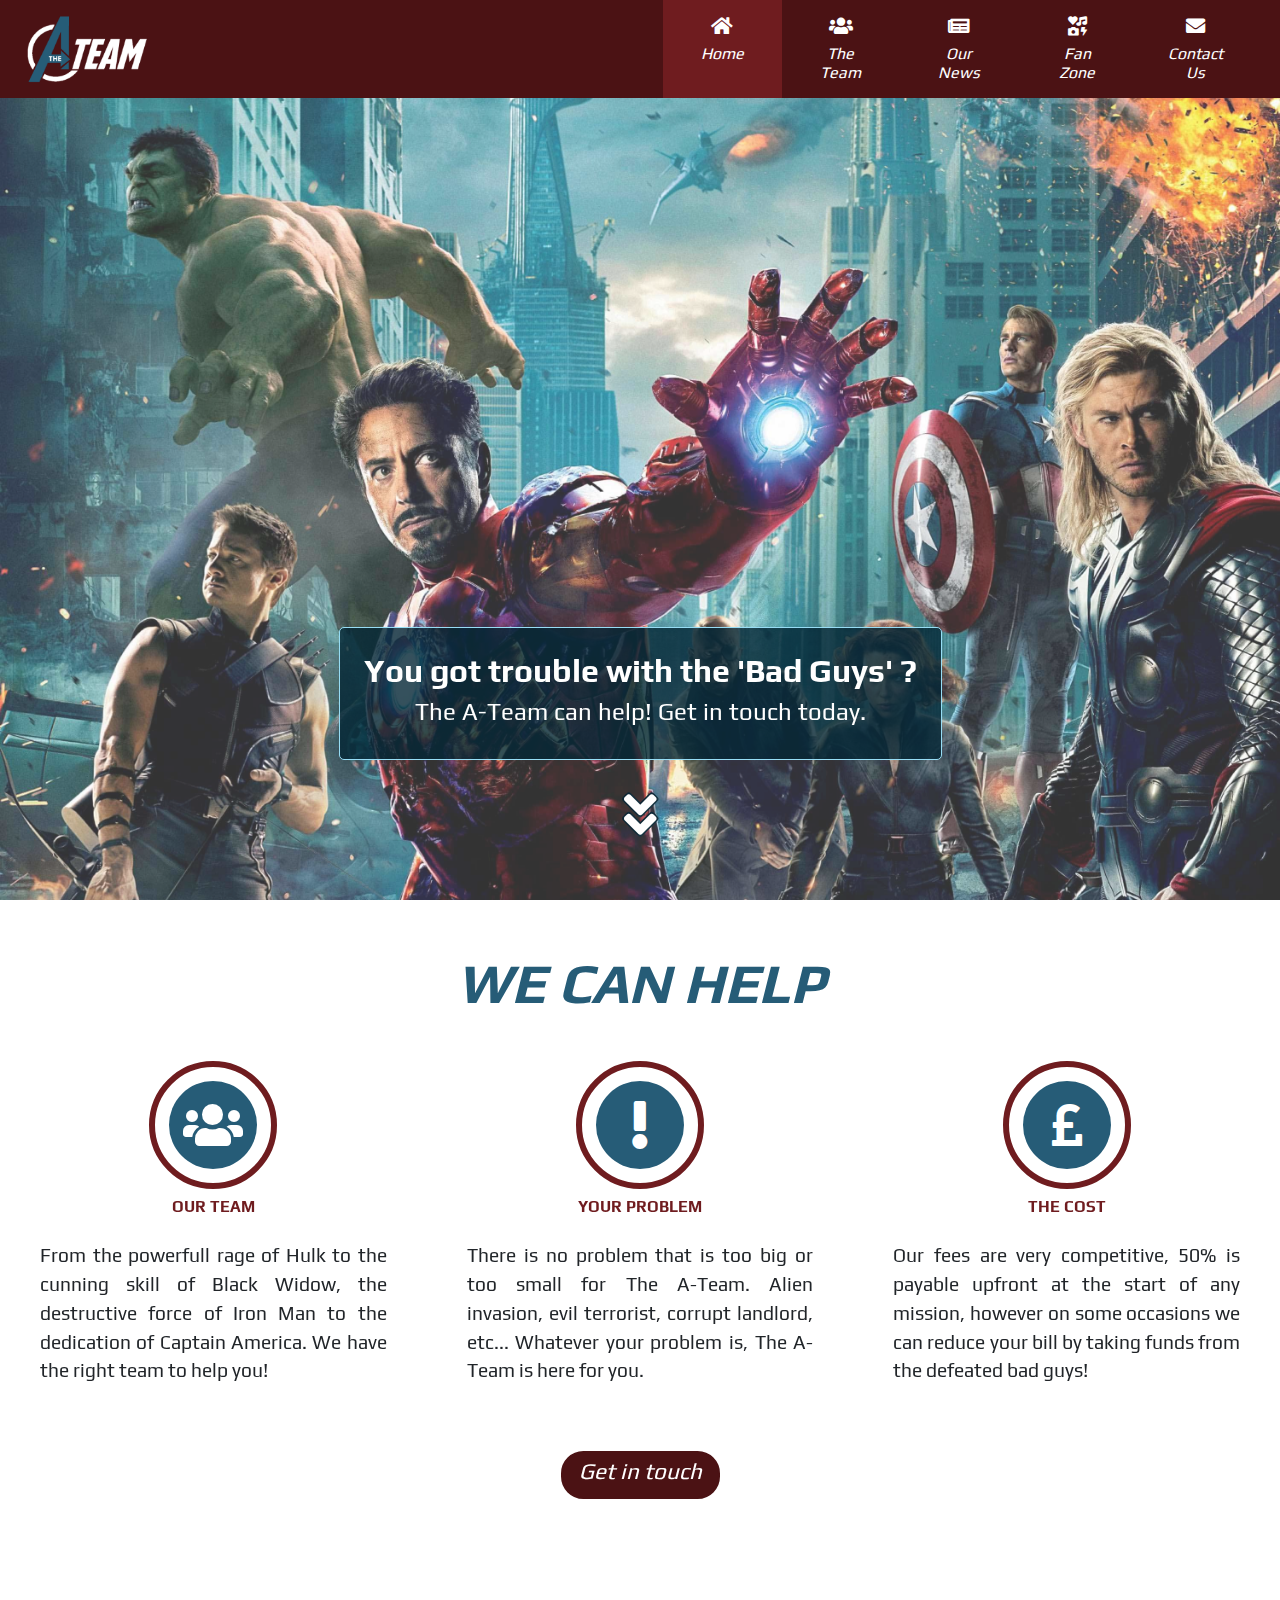
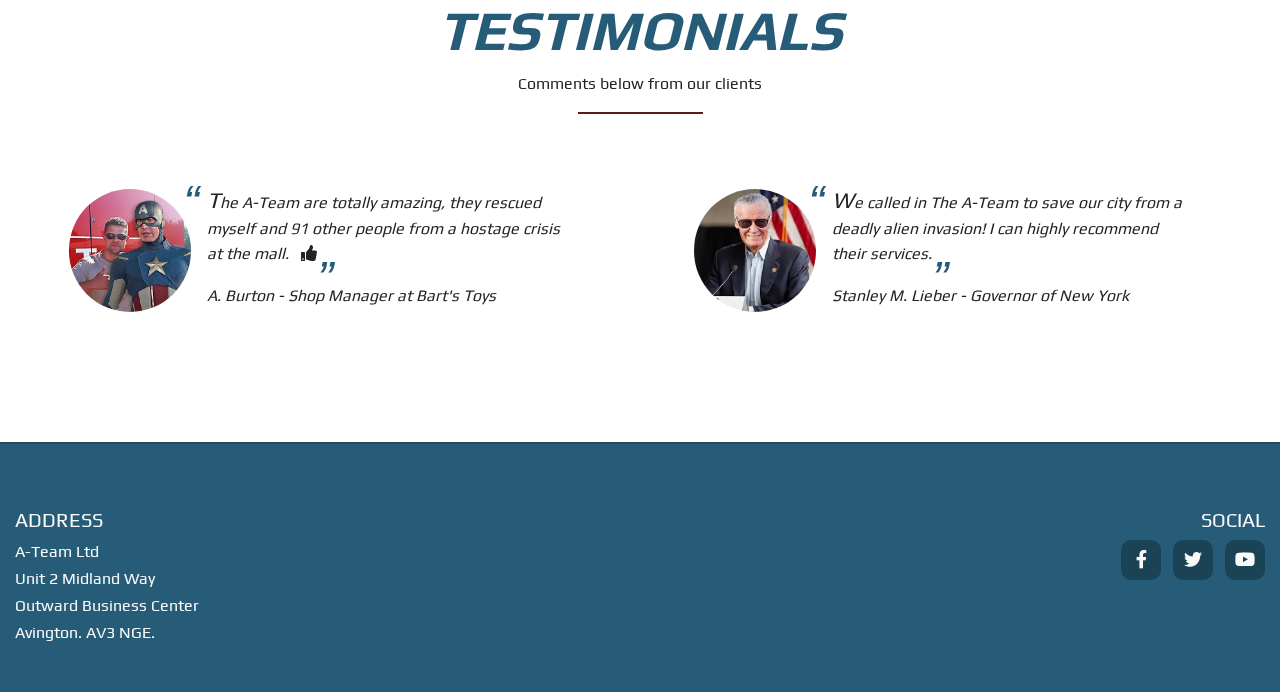
<file: index.html>
<!DOCTYPE html>
<html lang="en">
<head>
    <meta charset="UTF-8">
    <meta name="description" content="Got a problem with the bad guys? The A-Team is here to help no matter how big or small the problem, get in touch today.">
    <meta name="viewport" content="width=device-width, initial-scale=1.0">
    <meta http-equiv="X-UA-Compatible" content="ie=edge">
    <link rel="stylesheet" href="https://maxcdn.bootstrapcdn.com/bootstrap/4.4.1/css/bootstrap.min.css">
    <link rel="stylesheet" href="https://cdnjs.cloudflare.com/ajax/libs/font-awesome/5.11.2/css/all.min.css">
    <link rel="stylesheet" href="assets/css/style.css" type="text/css" />
    <title>The A-Team - We can help you with the bad guys. Get in touch today</title>
</head>
<body>
    <header>
        <!-- logo and navigation -->
        <nav class="navbar navbar-expand-md fixed-top navbar-dark navbar--custom">
            <a class="navbar-brand" href="index.html"><img src="assets/images/a_team_logo.png" class="logo--height" alt="The A-Team logo" title="The A-Team logo"></a>
            <button class="navbar-toggler" type="button" data-toggle="collapse" data-target="#navbarNavDropdown" aria-controls="navbarNavDropdown" aria-expanded="false" aria-label="Toggle navigation">
                <span class="navbar-toggler-icon"></span>
                <span class="navbar--toggler-text">menu</span>
            </button>
            <div id="navbarNavDropdown" class="collapse navbar-collapse">
                <ul class="navbar-nav ml-auto">
                    <li class="nav-item navbar--active">
                        <div class="nav--item-width"> 
                            <a class="nav-link" href="index.html">
                                <i class="fa fa-home nav--icon"></i>
                                <p>Home</p><span class="sr-only">(current)</span>
                            </a>
                        </div>
                    </li>
                    <li class="nav-item navbar--effect">
                        <div class="nav--item-width"> 
                            <a class="nav-link" href="team.html">
                                <i class="fa fa-users nav--icon"></i>
                                <p>The Team</p>
                            </a>
                        </div>
                    </li>
                    <li class="nav-item navbar--effect">
                        <div class="nav--item-width"> 
                            <a class="nav-link" href="news.html">
                                <i class="fa fa-newspaper nav--icon"></i>
                                <p>Our News</p>
                            </a>
                        </div>
                    </li>
                    <li class="nav-item navbar--effect">
                        <div class="nav--item-width"> 
                            <a class="nav-link" href="fanzone.html">
                                <i class="fa fa-icons nav--icon"></i>
                                <p>Fan Zone</p>
                            </a>
                        </div>
                    </li>
                    <li class="nav-item navbar--effect">
                        <div class="nav--item-width"> 
                            <a class="nav-link" href="contact.html">
                                <i class="fa fa-envelope nav--icon"></i>
                                <p>Contact Us</p>
                            </a>
                        </div>
                    </li>
                </ul>
            </div>
        </nav>
    </header>

    <!-- hero image and call to action message -->
    <div class="container-fluid callout--container">
        <div class="row">
            <div class="hero--image">
            </div>
            <div class="col-12">
                <section class="jumbotron text-center">
                    <h1>You got trouble with the 'Bad Guys' ?</h1>
                    <h2>The A-Team can help! Get in touch today.</h2>
                </section>
                <div class="down--arrow">
                    <i class="fas fa-angle-double-down"></i>
                </div>
            </div>
        </div>
    </div>

    <main class="container-fluid content--container">
        <!-- we can help page section -->
        <section id="content--how-help">
            <div class="row no-gutters">
                <div class="col-12 text-center page--heading home--page-heading">
                    <h2>WE CAN HELP</h2>
                </div>
            </div>
            <div class="row">
                <div class="col-lg-4 how--help">
                    <div class="how--icon-box mx-auto">
                        <i class="fa fa-users how--icon"></i>
                        <div class="how--shield-circle"></div>
                    </div>
                    <span>OUR TEAM</span>
                    <p>From the powerfull rage of Hulk to the cunning skill of Black Widow,
                    the destructive force of Iron Man to the dedication of 
                    Captain America. We have the right team to help you!</p>
                </div>
                <div class="col-lg-4 how--help">
                    <div class="how--icon-box mx-auto">
                        <i class="fa fa-exclamation how--icon"></i>
                        <div class="how--shield-circle"></div>
                    </div>
                    <span class="">YOUR PROBLEM</span>
                    <p>There is no problem that is too big or too small for The A-Team. 
                    Alien invasion, evil terrorist, corrupt landlord, etc...
                    Whatever your problem is, The A-Team is here for you.</p>
                </div>
                <div class="col-lg-4 how--help">
                    <div class="how--icon-box mx-auto">
                        <i class="fa fa-pound-sign how--icon"></i>
                        <div class="how--shield-circle"></div>
                    </div>
                    <span>THE COST</span>
                    <p>Our fees are very competitive, 50% is payable upfront at the start of
                    any mission, however on some occasions we can reduce your
                    bill by taking funds from the defeated bad guys!</p>
                </div>
                <div class="col-12 text-center">
                    <a href="contact.html" class="btn btn-lg btn--send mb-5">Get in touch</a>
                </div>
            </div>
        </section>

        <!-- testimonials page section -->
        <section>
            <div class="row no-gutters">
                <div class="col-12 text-center page--heading">
                    <h2>TESTIMONIALS</h2>
                    <p id="testimonials--subtext">Comments below from our clients</p>
                    <hr class="block--divider">
                </div>
            </div>
            <div class="row no-gutters testimonials mx-auto">
                <div class="col-lg-6">
                    <div class="row no-gutters testimonial--content mb-4">
                        <div class="col-3 d-none d-md-block mr-3">
                            <img class="img-fluid testimonial--image" src="assets/images/testimonials/hostage_rescue.jpg" alt="Captain America with rescued hostage" title="Captain America with rescued hostage">
                        </div>
                        <div class="col-12 col-md-8">
                            <p class="testimonials--quotes">The A-Team are totally amazing, they rescued myself and 91 other people 
                            from a hostage crisis at the mall. &nbsp;&nbsp;<i class="fas fa-thumbs-up"></i>
                            </p>
                            <p>A. Burton - Shop Manager at Bart's Toys</p>
                        </div>
                    </div>
                </div>
                <div class="col-lg-6">
                    <div class="row no-gutters testimonial--content mb--custom-98">
                        <div class="col-3 d-none d-md-block mr-3">
                            <img class="img-fluid testimonial--image" src="assets/images/testimonials/newyork_gov.jpg" alt="New York Governor giving speech about the A-Team" title="New York Governor giving speech about the A-Team">
                        </div>
                        <div class="col-12 col-md-8">
                            <p class="testimonials--quotes">We called in The A-Team to save our city from a deadly alien invasion! 
                            I can highly recommend their services.
                            </p>
                            <p>Stanley M. Lieber - Governor of New York</p>
                        </div>
                    </div>
                </div>
            </div>
        </section>
    </main>

    <!-- footer content -->
    <footer class="container-fluid">
        <div class="row">
            <div class="col-sm-6 footer--panel">
                <h5 class="text-uppercase">address</h5>
                <p>A-Team Ltd</p>
                <p>Unit 2 Midland Way</p>
                <p>Outward Business Center</p>
                <p>Avington. AV3 NGE.</p>
            </div>
            <div class="col-sm-6 footer--panel text-sm-right">
                <div class="social--gap d-block d-sm-none"></div>
                <h5 class="text-uppercase">Social</h5>
                <ul class="list-inline social--links">
                    <li class="list-inline-item">
                        <a rel="noopener noreferrer" target="_blank" href="https://www.facebook.com">
                            <i class="fab fa-facebook-f" aria-hidden="true"></i>
                            <span class="sr-only">Facebook</span>
                        </a>
                    </li>
                    <li class="list-inline-item">
                        <a rel="noopener noreferrer" target="_blank" href="https://www.twitter.com">
                            <i class="fab fa-twitter" aria-hidden="true"></i>
                            <span class="sr-only">Twitter</span>
                        </a>
                    </li>
                    <li class="list-inline-item">
                        <a rel="noopener noreferrer" target="_blank" href="https://www.youtube.com">
                            <i class="fab fa-youtube" aria-hidden="true"></i>
                            <span class="sr-only">YouTube</span>
                        </a>
                    </li>
                </ul>
            </div>
        </div>
    </footer>
    <script src="https://ajax.googleapis.com/ajax/libs/jquery/3.4.1/jquery.min.js"></script>
    <script src="https://maxcdn.bootstrapcdn.com/bootstrap/4.4.1/js/bootstrap.min.js"></script>
</body>
</html>
</file>
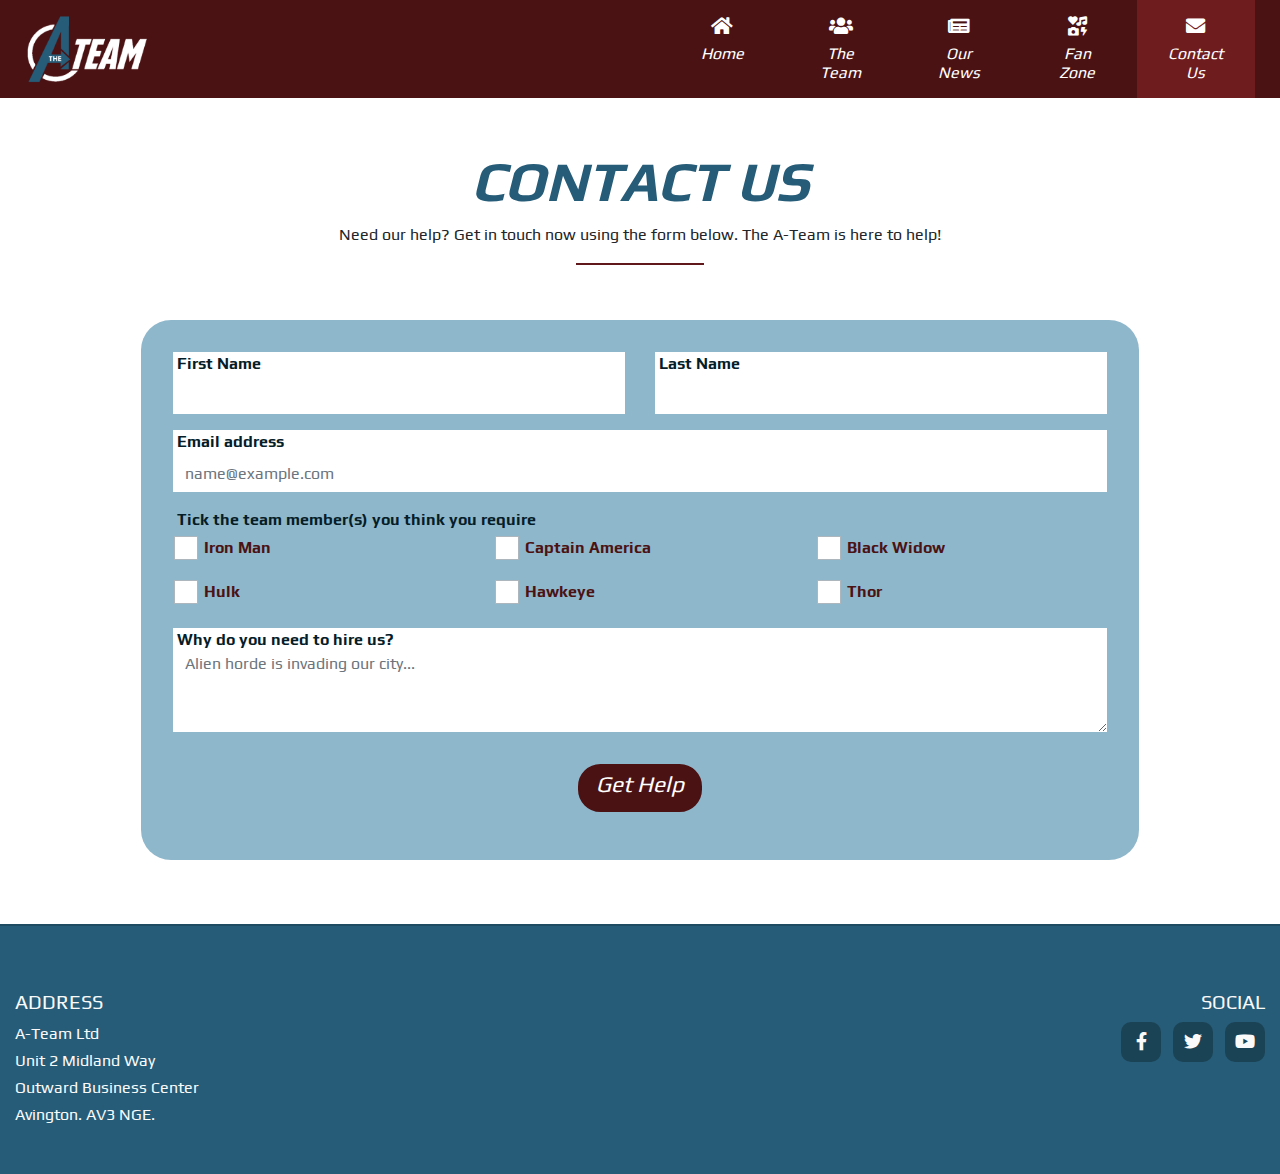
<file: contact.html>
<!DOCTYPE html>
<html lang="en">
<head>
    <meta charset="UTF-8">
    <meta name="description" content="Use our contact form to get in touch with The A-Team today.  We're here to help you get rid of the bad guys.">
    <meta name="viewport" content="width=device-width, initial-scale=1.0">
    <meta http-equiv="X-UA-Compatible" content="ie=edge">
    <link rel="stylesheet" href="https://maxcdn.bootstrapcdn.com/bootstrap/4.4.1/css/bootstrap.min.css">
    <link rel="stylesheet" href="https://cdnjs.cloudflare.com/ajax/libs/font-awesome/5.11.2/css/all.min.css">
    <link rel="stylesheet" href="assets/css/style.css" type="text/css" />
    <link rel="apple-touch-icon" sizes="180x180" href="assets/favicon/apple-touch-icon.png">
    <link rel="icon" type="image/png" sizes="32x32" href="assets/favicon/favicon-32x32.png">
    <link rel="icon" type="image/png" sizes="16x16" href="assets/favicon/favicon-16x16.png">
    <link rel="shortcut icon" href="assets/favicon/favicon.ico" />
    <title>The A-Team - Get in touch using our contact form</title>
</head>
<body>
    <header>
        <!-- logo and navigation -->
        <nav class="navbar navbar-expand-md fixed-top navbar-dark navbar--custom">
            <a class="navbar-brand" href="index.html"><img src="assets/images/a_team_logo.png" class="logo--height" alt="The A-Team logo" title="The A-Team logo"></a>
            <button class="navbar-toggler" type="button" data-toggle="collapse" data-target="#navbarNavDropdown" aria-controls="navbarNavDropdown" aria-expanded="false" aria-label="Toggle navigation">
                <span class="navbar-toggler-icon"></span>
                <span class="navbar--toggler-text">menu</span>
            </button>
            <div id="navbarNavDropdown" class="collapse navbar-collapse">
                <ul class="navbar-nav ml-auto">
                    <li class="nav-item navbar--effect">
                        <div class="nav--item-width"> 
                            <a class="nav-link" href="index.html">
                                <i class="fa fa-home nav--icon"></i>
                                <p>Home</p><span class="sr-only">(current)</span>
                            </a>
                        </div>
                    </li>
                    <li class="nav-item navbar--effect">
                        <div class="nav--item-width"> 
                            <a class="nav-link" href="team.html">
                                <i class="fa fa-users nav--icon"></i>
                                <p>The Team</p>
                            </a>
                        </div>
                    </li>
                    <li class="nav-item navbar--effect">
                        <div class="nav--item-width"> 
                            <a class="nav-link" href="news.html">
                                <i class="fa fa-newspaper nav--icon"></i>
                                <p>Our News</p>
                            </a>
                        </div>
                    </li>
                    <li class="nav-item navbar--effect">
                        <div class="nav--item-width"> 
                            <a class="nav-link" href="fanzone.html">
                                <i class="fa fa-icons nav--icon"></i>
                                <p>Fan Zone</p>
                            </a>
                        </div>
                    </li>
                    <li class="nav-item navbar--active">
                        <div class="nav--item-width"> 
                            <a class="nav-link" href="contact.html">
                                <i class="fa fa-envelope nav--icon"></i>
                                <p>Contact Us</p>
                            </a>
                        </div>
                    </li>
                </ul>
            </div>
        </nav>
    </header>

    <!-- main content for contact-us page -->
    <main class="container-fluid fullpage--container content--container">
        <section>
            <!-- contact us heading -->
            <div class="row no-gutters">
                <div class="col-12 text-center page--heading">
                    <h2>CONTACT US</h2>
                    <p id="contact--subtext">Need our help? Get in touch now using the form below.
                    The A-Team is here to help!</p>
                    <hr class="block--divider">
                </div>
            </div>
            <!-- contact us form -->
            <div class="row no-gutters px-3">
                <div class="col-12">
                    <form class="contact--form text-left">
                        <div class="row">
                            <div class="form-group col-md-6">
                                <div class="material--group">
                                    <label for="first_name">First Name</label>
                                    <input type="text" id="first_name" class="form-control material--input" name="first_name" placeholder="" required>
                                </div>
                            </div>
                            <div class="form-group col-md-6">
                                <div class="material--group">
                                    <label for="last_name">Last Name</label>
                                    <input type="text" id="last_name" class="form-control material--input" name="last_name" placeholder="" required>
                                </div>
                            </div>
                            <div class="form-group col-12">
                                <div class="material--group">
                                    <label for="email_address">Email address</label>
                                    <input type="email" id="email_address" class="form-control material--input" name="email_address" placeholder="name@example.com" required>
                                </div>
                            </div>
                            <div class="col-12">
                                <p class="checkbox--header">Tick the team member(s) you think you require</p>
                            </div>
                            <div class="form-group custom-control custom-checkbox col-md-4">
                                <input type="checkbox" id="ironman_chk" class="custom-control-input" name="team_members[]" value="IM">
                                <label class="custom-control-label label--team" for="ironman_chk">Iron Man</label>
                            </div>                                
                            <div class="form-group custom-control custom-checkbox col-md-4">
                                <input type="checkbox" id="captain_america_chk" class="custom-control-input" name="team_members[]" value="CA">
                                <label class="custom-control-label label--team" for="captain_america_chk">Captain America</label>
                            </div>                                
                            <div class="form-group custom-control custom-checkbox col-md-4">
                                <input type="checkbox" id="black_widow_chk" class="custom-control-input" name="team_members[]" value="BW">
                                <label class="custom-control-label label--team" for="black_widow_chk">Black Widow</label>
                            </div>                                
                            <div class="form-group custom-control custom-checkbox col-md-4">
                                <input type="checkbox" class="custom-control-input" id="hulk_chk" name="team_members[]" value="HU">
                                <label class="custom-control-label label--team" for="hulk_chk">Hulk</label>
                            </div>                                
                            <div class="form-group custom-control custom-checkbox col-md-4">
                                <input type="checkbox" class="custom-control-input" id="hawkeye_chk" name="team_members[]" value="HA">
                                <label class="custom-control-label label--team" for="hawkeye_chk">Hawkeye</label>
                            </div>                                
                            <div class="form-group custom-control custom-checkbox col-md-4">
                                <input type="checkbox" id="thor_chk" class="custom-control-input" name="team_members[]" value="TH">
                                <label class="custom-control-label label--team" for="thor_chk">Thor</label>
                            </div>                                
                            <div class="form-group col-12 pt-2">
                                <div class="material--group">
                                    <label for="why_you_need_us">Why do you need to hire us?</label>
                                    <textarea id="why_you_need_us" class="form-control material--input" name="why_you_need_us" rows="3" placeholder="Alien horde is invading our city..." required></textarea>
                                </div>
                            </div>
                        </div>
                        <div class="row">
                            <div class="col-12 text-center pt-3">
                                <button type="submit" class="btn btn-lg btn--send ">Get Help</button>
                            </div>                            
                        </div>
                    </form>
                </div>
            </div>
        </section>
    </main>

    <!-- footer content -->
    <footer class="container-fluid">
        <div class="row">
            <div class="col-sm-6 footer--panel">
                <h5 class="text-uppercase">address</h5>
                <p>A-Team Ltd</p>
                <p>Unit 2 Midland Way</p>
                <p>Outward Business Center</p>
                <p>Avington. AV3 NGE.</p>
            </div>
            <div class="col-sm-6 footer--panel text-sm-right">
                <div class="social--gap d-block d-sm-none"></div>
                <h5 class="text-uppercase">Social</h5>
                <ul class="list-inline social--links">
                    <li class="list-inline-item">
                        <a rel="noopener noreferrer" target="_blank" href="https://www.facebook.com">
                            <i class="fab fa-facebook-f" aria-hidden="true"></i>
                            <span class="sr-only">Facebook</span>
                        </a>
                    </li>
                    <li class="list-inline-item">
                        <a rel="noopener noreferrer" target="_blank" href="https://www.twitter.com">
                            <i class="fab fa-twitter" aria-hidden="true"></i>
                            <span class="sr-only">Twitter</span>
                        </a>
                    </li>
                    <li class="list-inline-item">
                        <a rel="noopener noreferrer" target="_blank" href="https://www.youtube.com">
                            <i class="fab fa-youtube" aria-hidden="true"></i>
                            <span class="sr-only">YouTube</span>
                        </a>
                    </li>
                </ul>
            </div>
        </div>
    </footer>
    <script src="https://ajax.googleapis.com/ajax/libs/jquery/3.4.1/jquery.min.js"></script>
    <script src="https://maxcdn.bootstrapcdn.com/bootstrap/4.4.1/js/bootstrap.min.js"></script>
</body>
</html>
</file>
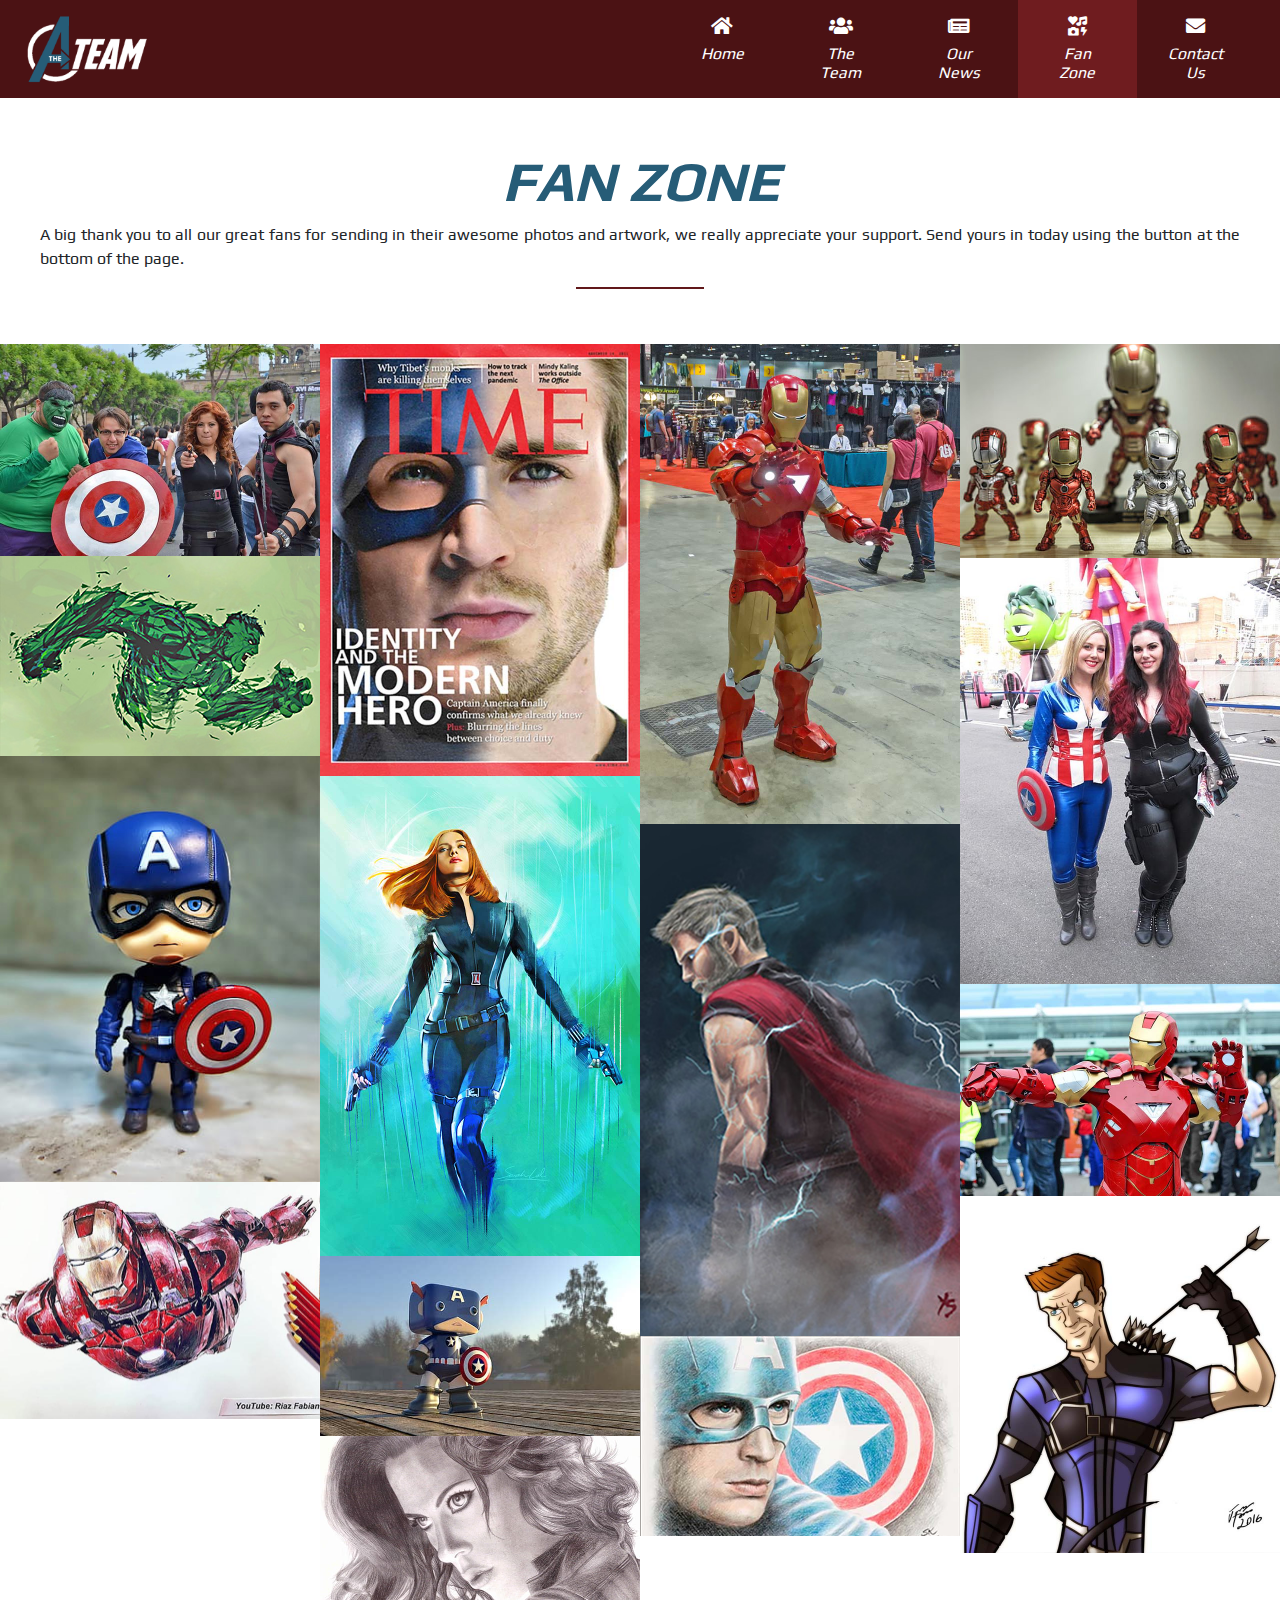
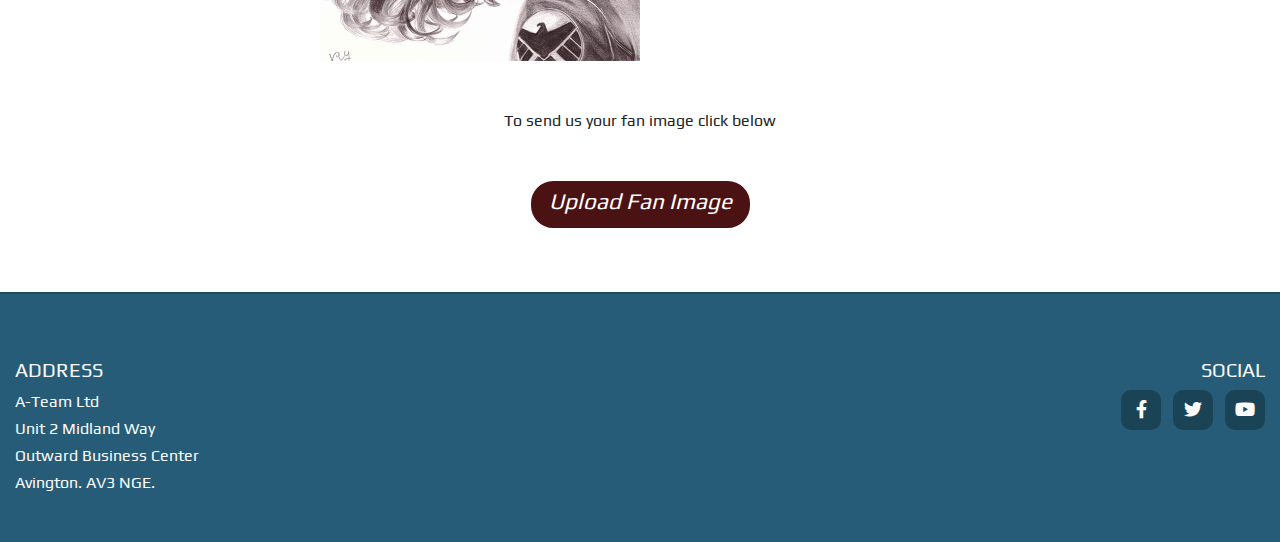
<file: fanzone.html>
<!DOCTYPE html>
<html lang="en">
<head>
    <meta charset="UTF-8">
    <meta name="description" content="If you're an A-Team fan this is the place to see and post your photos or team artwork. Our fans are the best.">
    <meta name="viewport" content="width=device-width, initial-scale=1.0">
    <meta http-equiv="X-UA-Compatible" content="ie=edge">
    <link rel="stylesheet" href="https://maxcdn.bootstrapcdn.com/bootstrap/4.4.1/css/bootstrap.min.css">
    <link rel="stylesheet" href="https://cdnjs.cloudflare.com/ajax/libs/font-awesome/5.11.2/css/all.min.css">
    <link rel="stylesheet" href="assets/css/style.css" type="text/css" />
    <link rel="apple-touch-icon" sizes="180x180" href="assets/favicon/apple-touch-icon.png">
    <link rel="icon" type="image/png" sizes="32x32" href="assets/favicon/favicon-32x32.png">
    <link rel="icon" type="image/png" sizes="16x16" href="assets/favicon/favicon-16x16.png">
    <link rel="shortcut icon" href="assets/favicon/favicon.ico" />
    <title>The A-Team - Stats for each member of our curent team</title>
</head>
<body>
    <header>
        <!-- logo and navigation -->
        <nav class="navbar navbar-expand-md fixed-top navbar-dark navbar--custom">
            <a class="navbar-brand" href="index.html"><img src="assets/images/a_team_logo.png" class="logo--height" alt="The A-Team logo" title="The A-Team logo"></a>
            <button class="navbar-toggler" type="button" data-toggle="collapse" data-target="#navbarNavDropdown" aria-controls="navbarNavDropdown" aria-expanded="false" aria-label="Toggle navigation">
                <span class="navbar-toggler-icon"></span>
                <span class="navbar--toggler-text">menu</span>
            </button>
            <div id="navbarNavDropdown" class="collapse navbar-collapse">
                <ul class="navbar-nav ml-auto">
                    <li class="nav-item navbar--effect">
                        <div class="nav--item-width"> 
                            <a class="nav-link" href="index.html">
                                <i class="fa fa-home nav--icon"></i>
                                <p>Home</p><span class="sr-only">(current)</span>
                            </a>
                        </div>
                    </li>
                    <li class="nav-item navbar--effect">
                        <div class="nav--item-width"> 
                            <a class="nav-link" href="team.html">
                                <i class="fa fa-users nav--icon"></i>
                                <p>The Team</p>
                            </a>
                        </div>
                    </li>
                    <li class="nav-item navbar--effect">
                        <div class="nav--item-width"> 
                            <a class="nav-link" href="news.html">
                                <i class="fa fa-newspaper nav--icon"></i>
                                <p>Our News</p>
                            </a>
                        </div>
                    </li>
                    <li class="nav-item navbar--active">
                        <div class="nav--item-width"> 
                            <a class="nav-link" href="fanzone.html">
                                <i class="fa fa-icons nav--icon"></i>
                                <p>Fan Zone</p>
                            </a>
                        </div>
                    </li>
                    <li class="nav-item navbar--effect">
                        <div class="nav--item-width"> 
                            <a class="nav-link" href="contact.html">
                                <i class="fa fa-envelope nav--icon"></i>
                                <p>Contact Us</p>
                            </a>
                        </div>
                    </li>
                </ul>
            </div>
        </nav>
    </header>

    <!-- main content for fan-zone page -->
    <main class="container-fluid fullpage--container content--container">
        <section>
            <!-- fan zone heading -->
            <div class="row no-gutters">
                <div class="col-12 text-center page--heading">
                    <h2>FAN ZONE</h2>
                    <p id="fanzone--subtext">A big thank you to all our great fans for sending in their
                    awesome photos and artwork, we really appreciate your support. Send yours in today using the button at the bottom of the page.</p>
                    <hr class="block--divider">
                </div>
            </div>
            <!-- fan zone image wall -->
            <div class="row no-gutters">
                <div class="col-12">
                    <div id="fan--wall">
                        <img src="assets/images/fanwall/a_team_fans.jpg" alt="Four great A-Team fans" title="Four great A-Team fans">
                        <img src="assets/images/fanwall/hulk_by_lumpic.jpg" alt="Hulk fan art by Lumpic" title="Hulk fan art by Lumpic">
                        <img src="assets/images/fanwall/captain_america_toy_figure.jpg" alt="Fan toy of the Captain" title="Fan toy of the Captain">
                        <img src="assets/images/fanwall/iron_man_by_riaz_fabian.jpg" alt="Iron Man fan art by Riaz Fabian" title="Iron Man fan art by Riaz Fabian">
                        <img src="assets/images/fanwall/fan_time.jpg" alt="Captain America's Time cover" title="Captain America's Time cover">
                        <img src="assets/images/fanwall/black_widow_by_sarah_lal.jpg" alt="Black Widow fan art by Sarah Lal" title="Black Widow fan art by Sarah Lal">
                        <img src="assets/images/fanwall/captain_america_toy_model.jpg" alt="Super fan creates a giant inflatable Captain America" title="Super fan creates a giant inflatable Captain America">
                        <img src="assets/images/fanwall/black_widow_by_puzzledgreen.jpg" alt="Black Widow drawing by Puzzled Green" title="Black Widow drawing by Puzzled Green">
                        <img src="assets/images/fanwall/iron_man_fan.jpg" alt="Great Iron Man at a meet & greet" title="Great Iron Man at a meet & greet">
                        <img src="assets/images/fanwall/thor_by_yet_sheng_lee.jpg" alt="Thor fan art by Yet Sheng Lee" title="Thor fan art by Yet Sheng Lee">
                        <img src="assets/images/fanwall/captain_america_by_rbdreamsart.jpg" alt="Captain America fan art by RBdreamsART" title="Captain America fan art by RBdreamsART">
                        <img src="assets/images/fanwall/iron_man_toys_figures.jpg" alt="One fans Iron Man toy collection" title="One fans Iron Man toy collection">
                        <img src="assets/images/fanwall/captain_america_black_widow_fans.jpg" alt="Great fans, Mrs Captain American & Black Widow" title="Great fans, Mrs Captain American & Black Widow">
                        <img src="assets/images/fanwall/london_may.jpg" alt="Is this a fan, or is it our Iron Man???" title="Is this a fan, or is it our Iron Man???">
                        <img src="assets/images/fanwall/hawkeye_by_jonathan_torres.jpg" alt="Hawkeye fan art by RBdreamsART" title="Hawkeye fan art by RBdreamsART">
                    </div>
                </div>
                <div class="col-12 text-center">
                    <p class="my-md-5">To send us your fan image click below</p>
                    <button type="submit" class="btn btn-lg btn--send" data-toggle="modal" data-target="#fanUploadModal">Upload Fan Image</button>
                </div>

                <!-- Fan Upload Modal -->
                <div id="fanUploadModal" class="modal fade">
                    <div id="upload_dialog" class="modal-dialog modal-dialog-centered">
                        <div class="modal-content upload--modal">
                        
                            <div class="modal-header">
                                <h4 class="modal-title">Upload your fan photo or artwork</h4>
                                <button type="button" class="close close--modal" data-dismiss="modal">&times;</button>
                            </div>

                            <form>
                            
                            <div class="modal-body">
                                <p>Captain America will review your upload and place it in our fan zone. &nbsp;Thank you</p>
                                <div class="custom-file mb-3">
                                        <input type="file" id="fan_image_file" class="custom-file-input" name="filename" accept="image/x-png,image/jpeg" required>
                                        <label class="custom-file-label" for="fan_image_file">Choose file</label>
                                </div>
                                <small class="mt-1">Please note:&nbsp; Photos must include yourself, any art must be your own work.</small>
                            </div>
                            
                            <div class="modal-footer">
                                <button type="submit" class="btn btn--modal">Upload</button>
                                <button type="button" class="btn btn--modal" data-dismiss="modal">Close</button>
                            </div>

                            </form>
                        
                        </div>
                    </div>
                </div>
            </div>
        </section>
    </main>

    <!-- footer content -->
    <footer class="container-fluid">
        <div class="row">
            <div class="col-sm-6 footer--panel">
                <h5 class="text-uppercase">address</h5>
                <p>A-Team Ltd</p>
                <p>Unit 2 Midland Way</p>
                <p>Outward Business Center</p>
                <p>Avington. AV3 NGE.</p>
            </div>
            <div class="col-sm-6 footer--panel text-sm-right">
                <div class="social--gap d-block d-sm-none"></div>
                <h5 class="text-uppercase">Social</h5>
                <ul class="list-inline social--links">
                    <li class="list-inline-item">
                        <a rel="noopener noreferrer" target="_blank" href="https://www.facebook.com">
                            <i class="fab fa-facebook-f" aria-hidden="true"></i>
                            <span class="sr-only">Facebook</span>
                        </a>
                    </li>
                    <li class="list-inline-item">
                        <a rel="noopener noreferrer" target="_blank" href="https://www.twitter.com">
                            <i class="fab fa-twitter" aria-hidden="true"></i>
                            <span class="sr-only">Twitter</span>
                        </a>
                    </li>
                    <li class="list-inline-item">
                        <a rel="noopener noreferrer" target="_blank" href="https://www.youtube.com">
                            <i class="fab fa-youtube" aria-hidden="true"></i>
                            <span class="sr-only">YouTube</span>
                        </a>
                    </li>
                </ul>
            </div>
        </div>
    </footer>

<script src="https://ajax.googleapis.com/ajax/libs/jquery/3.4.1/jquery.min.js"></script>
<script src="https://maxcdn.bootstrapcdn.com/bootstrap/4.4.1/js/bootstrap.min.js"></script>
<script>
// --- Added from W3Schools file upload snippet to display filename chosen ---
    $(".custom-file-input").on("change", function() {
    var fileName = $(this).val().split("\\").pop();
    $(this).siblings(".custom-file-label").addClass("selected").html(fileName);
    });
</script>
</body>
</html>
</file>
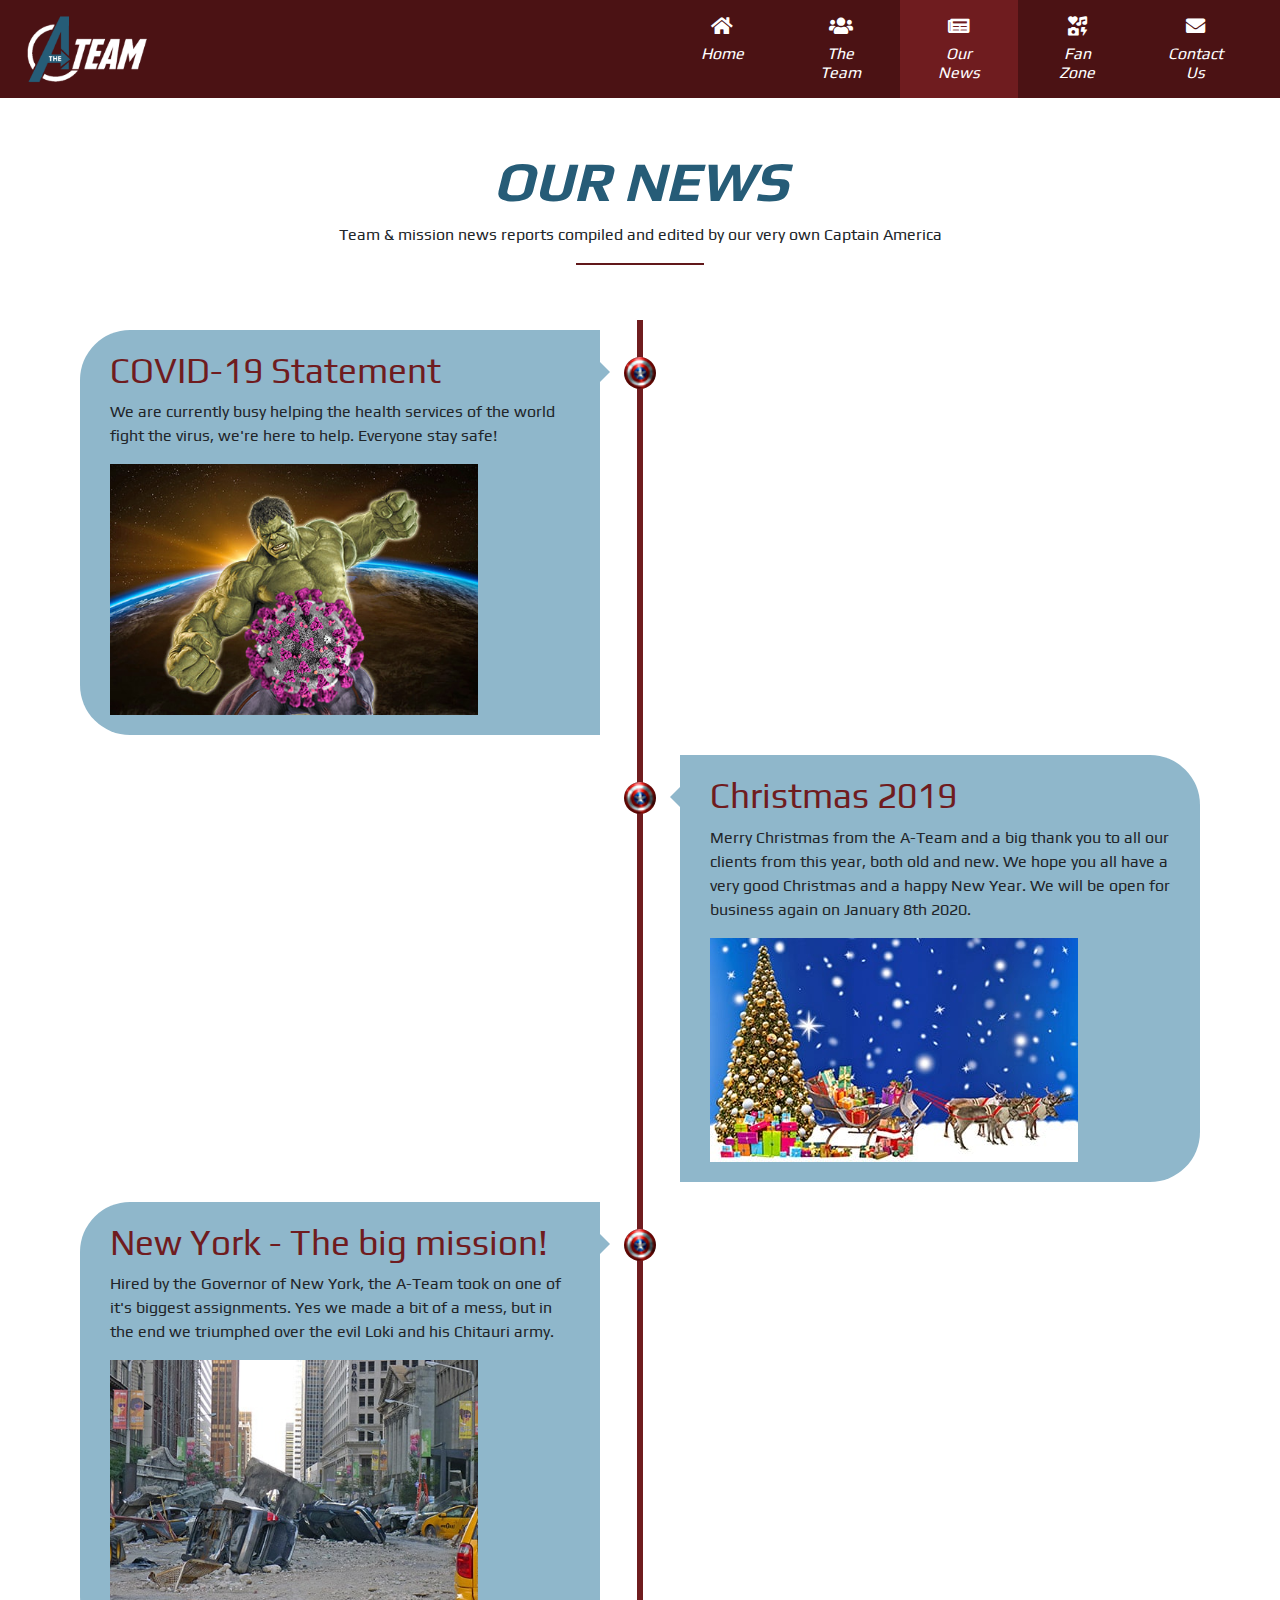
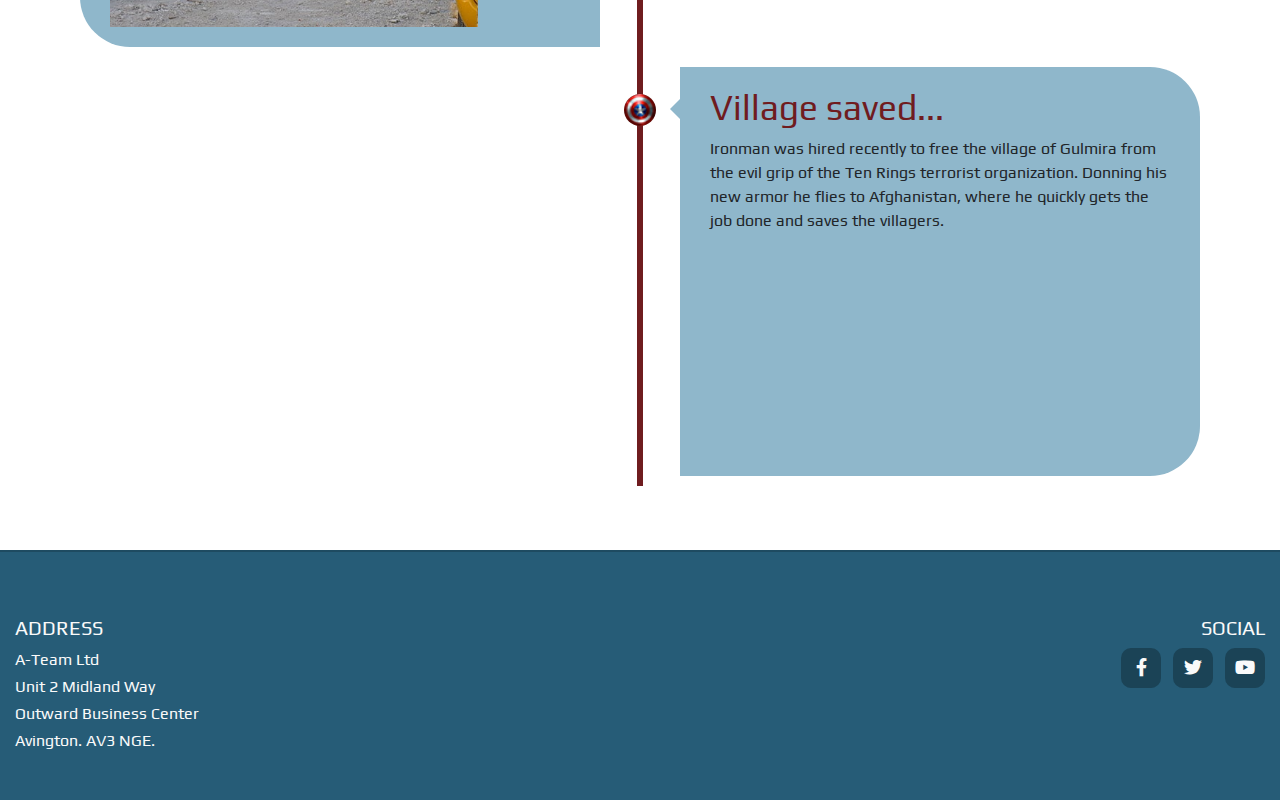
<file: news.html>
<!DOCTYPE html>
<html lang="en">
<head>
    <meta charset="UTF-8">
    <meta name="description" content="Need someone to help you with the bad guys? The A-Team can help, follow this link to see all the great A-Team news, what we've been upto and recent mision reports.">
    <meta name="viewport" content="width=device-width, initial-scale=1.0">
    <meta http-equiv="X-UA-Compatible" content="ie=edge">
    <link rel="stylesheet" href="https://maxcdn.bootstrapcdn.com/bootstrap/4.4.1/css/bootstrap.min.css">
    <link rel="stylesheet" href="https://cdnjs.cloudflare.com/ajax/libs/font-awesome/5.11.2/css/all.min.css">
    <link rel="stylesheet" href="assets/css/style.css" type="text/css" />
    <link rel="apple-touch-icon" sizes="180x180" href="assets/favicon/apple-touch-icon.png">
    <link rel="icon" type="image/png" sizes="32x32" href="assets/favicon/favicon-32x32.png">
    <link rel="icon" type="image/png" sizes="16x16" href="assets/favicon/favicon-16x16.png">
    <link rel="shortcut icon" href="assets/favicon/favicon.ico" />
    <title>The A-Team - Our mission and team news.</title>
</head>
<body>
    <header>
        <!-- logo and navigation -->
        <nav class="navbar navbar-expand-md fixed-top navbar-dark navbar--custom">
            <a class="navbar-brand" href="index.html"><img src="assets/images/a_team_logo.png" class="logo--height" alt="The A-Team logo" title="The A-Team logo"></a>
            <button class="navbar-toggler" type="button" data-toggle="collapse" data-target="#navbarNavDropdown" aria-controls="navbarNavDropdown" aria-expanded="false" aria-label="Toggle navigation">
                <span class="navbar-toggler-icon"></span>
                <span class="navbar--toggler-text">menu</span>
            </button>
            <div id="navbarNavDropdown" class="collapse navbar-collapse">
                <ul class="navbar-nav ml-auto">
                    <li class="nav-item navbar--effect">
                        <div class="nav--item-width"> 
                            <a class="nav-link" href="index.html">
                                <i class="fa fa-home nav--icon"></i>
                                <p>Home</p><span class="sr-only">(current)</span>
                            </a>
                        </div>
                    </li>
                    <li class="nav-item navbar--effect">
                        <div class="nav--item-width"> 
                            <a class="nav-link" href="team.html">
                                <i class="fa fa-users nav--icon"></i>
                                <p>The Team</p>
                            </a>
                        </div>
                    </li>
                    <li class="nav-item navbar--active">
                        <div class="nav--item-width"> 
                            <a class="nav-link" href="news.html">
                                <i class="fa fa-newspaper nav--icon"></i>
                                <p>Our News</p>
                            </a>
                        </div>
                    </li>
                    <li class="nav-item navbar--effect">
                        <div class="nav--item-width"> 
                            <a class="nav-link" href="fanzone.html">
                                <i class="fa fa-icons nav--icon"></i>
                                <p>Fan Zone</p>
                            </a>
                        </div>
                    </li>
                    <li class="nav-item navbar--effect">
                        <div class="nav--item-width"> 
                            <a class="nav-link" href="contact.html">
                                <i class="fa fa-envelope nav--icon"></i>
                                <p>Contact Us</p>
                            </a>
                        </div>
                    </li>
                </ul>
            </div>
        </nav>
    </header>

    <!-- main content for our-news page -->
    <main class="container-fluid fullpage--container content--container">
        <section>
            <!-- news heading -->
            <div class="row no-gutters">
                <div class="col-12 text-center page--heading">
                    <h2>OUR NEWS</h2>
                    <div>
                        <p id="news--subtext">Team & mission news reports compiled and edited by our very own Captain America</p>
                    </div>
                    <hr class="block--divider">
                </div>
            </div>
            <!-- news articles -->
            <div class="row no-gutters">
                <div class="col-12 timeline">
                    <article class="timeline--entry timeline--left"> <!-- news - story-1-covid -->
                        <div class="timeline--content timeline--border-left">
                            <h3>COVID-19 Statement</h3>
                            <p>We are currently busy helping the health services of the world fight the virus, we're here to help.
                            Everyone stay safe!</p>
                            <img src="assets/images/news/covid19.jpg" class="timeline--media" alt="Hulk smashing Covid 19" title="Hulk smashing Covid 19">
                        </div>
                    </article>
                    <article class="timeline--entry timeline--right"> <!-- news - story-2-christmas -->
                        <div class="timeline--content timeline--border-right">
                            <h3>Christmas 2019</h3>
                            <p>Merry Christmas from the A-Team and a big thank you to all our clients from this year, both old and new.
                            We hope you all have a very good Christmas and a happy New Year. We will be open for business again on January 8th 2020.</p>
                            <img src="assets/images/news/christmas2019.jpg" class="timeline--media" alt="Christmas tree with Santa sleigh and presents" title="Christmas tree with Santa sleigh and presents">
                        </div>
                    </article>
                    <article class="timeline--entry timeline--left"> <!-- news - story-3-new york -->
                        <div class="timeline--content timeline--border-left">
                            <h3>New York - The big mission!</h3>
                            <p>Hired by the Governor of New York, the A-Team took on one of it's biggest assignments. Yes we made a bit of a mess, but
                            in the end we triumphed over the evil Loki and his Chitauri army.</p>
                            <img src="assets/images/news/newyork.jpg" class="timeline--media" alt="Debris on the streets of New York" title="Debris on the streets of New York">
                        </div>
                    </article>
                    <article class="timeline--entry timeline--right"> <!-- news - story-4-ironman -->
                        <div class="timeline--content timeline--border-right">
                            <h3>Village saved...</h3>
                            <p>Ironman was hired recently to free the village of Gulmira from the evil grip of the Ten Rings terrorist organization. 
                            Donning his new armor he flies to Afghanistan, where he quickly gets the job done and saves the villagers.</p>
                            <div class="timeline--media">
                                <div class="embed-responsive embed-responsive-16by9">
                                    <!-- <iframe class="embed-responsive-item" src="https://www.youtube.com/embed/3o2ACEr9NmQ>" allowfullscreen></iframe> -->
                                    <iframe src="https://www.youtube.com/embed/3o2ACEr9NmQ?start=4&end=120" title="Iron Man saves the village" allow="accelerometer; autoplay; encrypted-media; gyroscope; picture-in-picture" allowfullscreen></iframe>
                                </div>
                            </div>                                  
                        </div>
                    </article>
                </div>
            </div>
        </section>
    </main>

    <!-- footer content -->
    <footer class="container-fluid">
        <div class="row">
            <div class="col-sm-6 footer--panel">
                <h5 class="text-uppercase">address</h5>
                <p>A-Team Ltd</p>
                <p>Unit 2 Midland Way</p>
                <p>Outward Business Center</p>
                <p>Avington. AV3 NGE.</p>
            </div>
            <div class="col-sm-6 footer--panel text-sm-right">
                <div class="social--gap d-block d-sm-none"></div>
                <h5 class="text-uppercase">Social</h5>
                <ul class="list-inline social--links">
                    <li class="list-inline-item">
                        <a rel="noopener noreferrer" target="_blank" href="https://www.facebook.com">
                            <i class="fab fa-facebook-f" aria-hidden="true"></i>
                            <span class="sr-only">Facebook</span>
                        </a>
                    </li>
                    <li class="list-inline-item">
                        <a rel="noopener noreferrer" target="_blank" href="https://www.twitter.com">
                            <i class="fab fa-twitter" aria-hidden="true"></i>
                            <span class="sr-only">Twitter</span>
                        </a>
                    </li>
                    <li class="list-inline-item">
                        <a rel="noopener noreferrer" target="_blank" href="https://www.youtube.com">
                            <i class="fab fa-youtube" aria-hidden="true"></i>
                            <span class="sr-only">YouTube</span>
                        </a>
                    </li>
                </ul>
            </div>
        </div>
    </footer>

    <script src="https://ajax.googleapis.com/ajax/libs/jquery/3.4.1/jquery.min.js"></script>
    <script src="https://maxcdn.bootstrapcdn.com/bootstrap/4.4.1/js/bootstrap.min.js"></script>

</body>
</html>
</file>
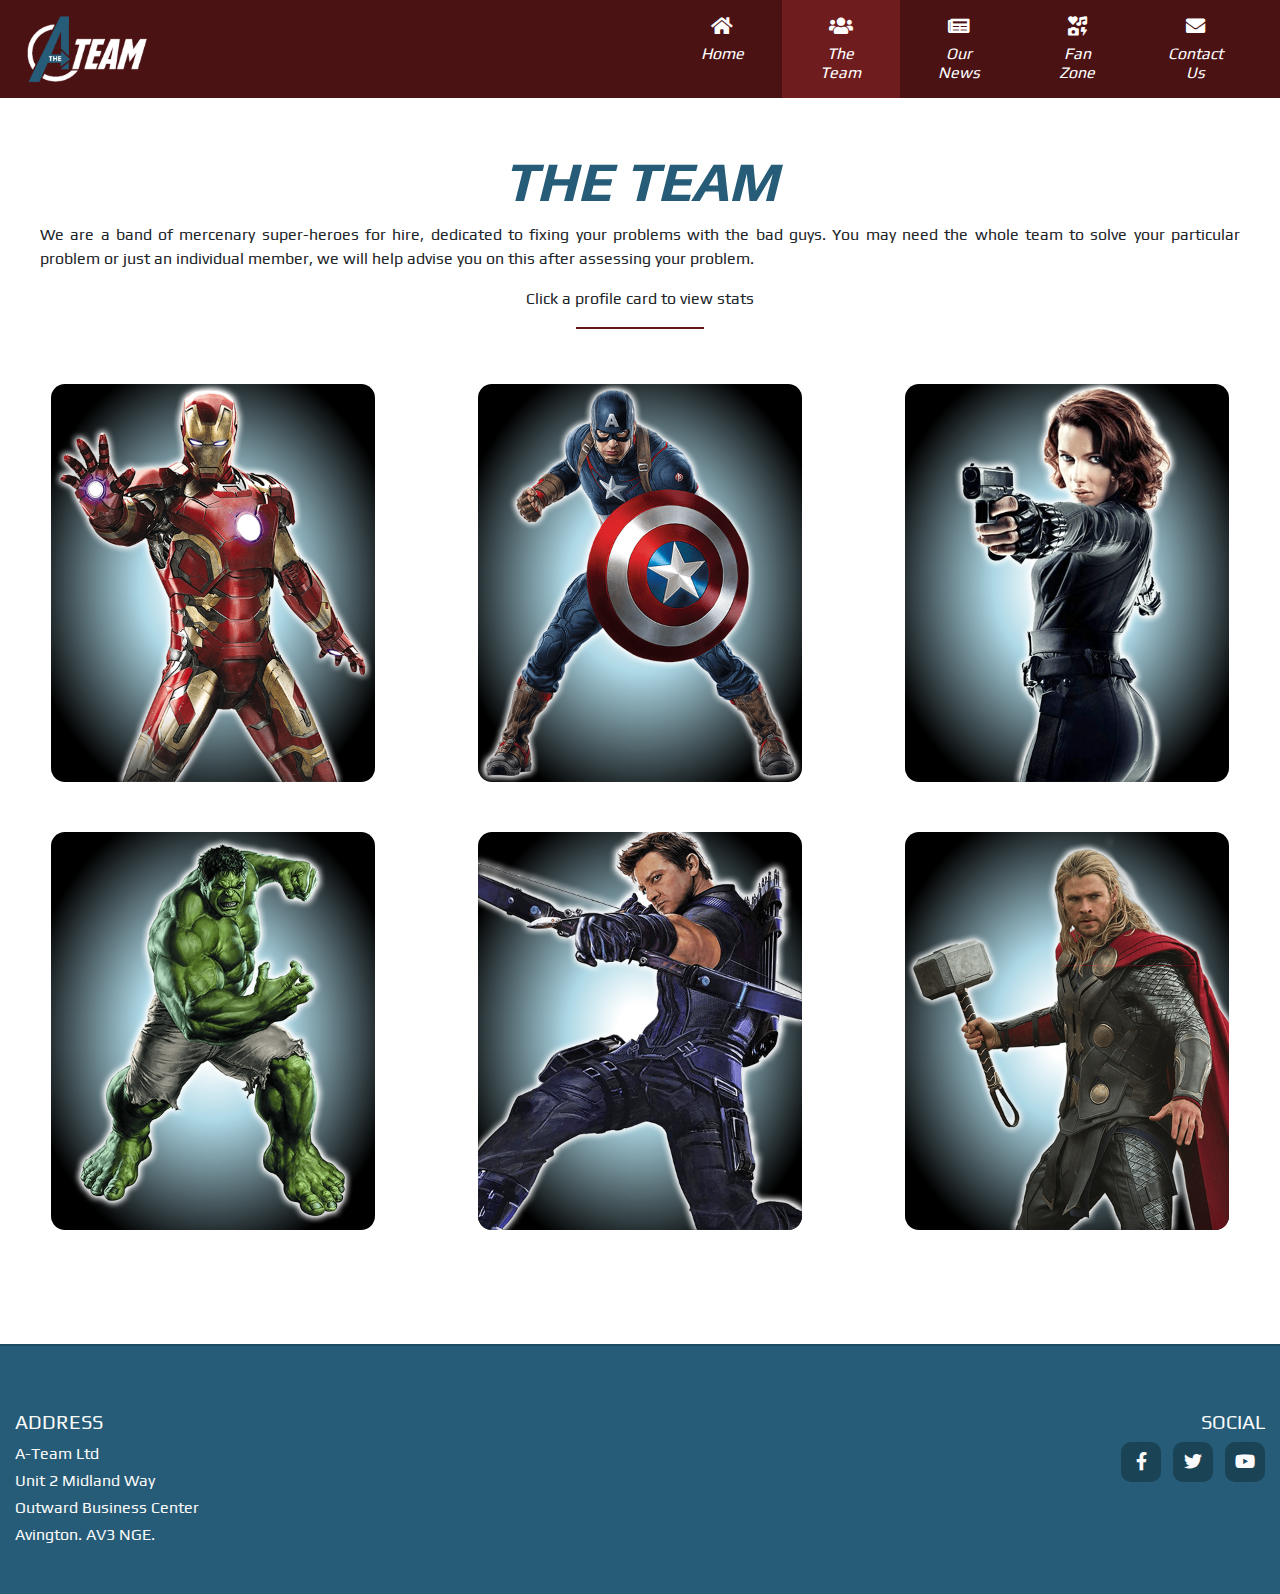
<file: team.html>
<!DOCTYPE html>
<html lang="en">
<head>
    <meta charset="UTF-8">
    <meta name="description" content="We are The A-Team. If you've got a problem with the bad guys, then you need us.  Come and visit our Team page to find out more about each of our team members">
    <meta name="viewport" content="width=device-width, initial-scale=1.0">
    <meta http-equiv="X-UA-Compatible" content="ie=edge">
    <link rel="stylesheet" href="https://maxcdn.bootstrapcdn.com/bootstrap/4.4.1/css/bootstrap.min.css">
    <link rel="stylesheet" href="https://cdnjs.cloudflare.com/ajax/libs/font-awesome/5.11.2/css/all.min.css">
    <link rel="stylesheet" href="assets/css/style.css" type="text/css" />
    <link rel="apple-touch-icon" sizes="180x180" href="assets/favicon/apple-touch-icon.png">
    <link rel="icon" type="image/png" sizes="32x32" href="assets/favicon/favicon-32x32.png">
    <link rel="icon" type="image/png" sizes="16x16" href="assets/favicon/favicon-16x16.png">
    <link rel="shortcut icon" href="assets/favicon/favicon.ico" />
    <title>The A-Team - Member profiles</title>
</head>
<body>
    <header>
        <!-- logo and navigation -->
        <nav class="navbar navbar-expand-md fixed-top navbar-dark navbar--custom">
            <a class="navbar-brand" href="index.html"><img src="assets/images/a_team_logo.png" class="logo--height" alt="The A-Team logo" title="The A-Team logo"></a>
            <button class="navbar-toggler" type="button" data-toggle="collapse" data-target="#navbarNavDropdown" aria-controls="navbarNavDropdown" aria-expanded="false" aria-label="Toggle navigation">
                <span class="navbar-toggler-icon"></span>
                <span class="navbar--toggler-text">menu</span>
            </button>
            <div id="navbarNavDropdown" class="collapse navbar-collapse">
                <ul class="navbar-nav ml-auto">
                    <li class="nav-item navbar--effect">
                        <div class="nav--item-width"> 
                            <a class="nav-link" href="index.html">
                                <i class="fa fa-home nav--icon"></i>
                                <p>Home</p><span class="sr-only">(current)</span>
                            </a>
                        </div>
                    </li>
                    <li class="nav-item navbar--active">
                        <div class="nav--item-width"> 
                            <a class="nav-link" href="team.html">
                                <i class="fa fa-users nav--icon"></i>
                                <p>The Team</p>
                            </a>
                        </div>
                    </li>
                    <li class="nav-item navbar--effect">
                        <div class="nav--item-width"> 
                            <a class="nav-link" href="news.html">
                                <i class="fa fa-newspaper nav--icon"></i>
                                <p>Our News</p>
                            </a>
                        </div>
                    </li>
                    <li class="nav-item navbar--effect">
                        <div class="nav--item-width"> 
                            <a class="nav-link" href="fanzone.html">
                                <i class="fa fa-icons nav--icon"></i>
                                <p>Fan Zone</p>
                            </a>
                        </div>
                    </li>
                    <li class="nav-item navbar--effect">
                        <div class="nav--item-width"> 
                            <a class="nav-link" href="contact.html">
                                <i class="fa fa-envelope nav--icon"></i>
                                <p>Contact Us</p>
                            </a>
                        </div>
                    </li>
                </ul>
            </div>
        </nav>
    </header>

    <!-- main content for the-team page -->
    <main class="container-fluid fullpage--container content--container">
        <section>
            <!-- the team heading -->
            <div class="row no-gutters">
                <div class="col-12 text-center page--heading">
                    <h2>THE TEAM</h2>
                    <p id="team--subtext">We are a band of mercenary super-heroes for hire,
                    dedicated to fixing your problems with the bad guys. You may need the whole team to solve your 
                    particular problem or just an individual member, we will help advise you on this after assessing
                    your problem.
                    </p>
                    <p id="team--click-text" class="text-center">
                    Click a <span class="d-none d-md-inline">profile </span>card to view stats
                    </p>
                    <hr class="block--divider">
                </div>
            </div>
            <!-- the team profile flip cards -->
            <div id="default--profile-cards" class="row no-gutters">
                <div class="col-md-6 col-lg-4">     <!-- IRON MAN card-->
                    <div class="flip-card">
                        <div id="flip--card-ironman" class="flip-card-inner default--team-cursor" onclick="this.classList.toggle('flipped')">
                            <div id="front--ironman" class="flip-card-front">
                                <img src="assets/images/team/iron_man.png" alt="Iron Man profile" title="Iron Man profile" class="flip--profile-image">
                            </div>
                            <div class="flip--card-prompt d-lg-none">
                                <span>TAP TO<br>VIEW</span>
                            </div>
                            <div id="back--ironman" class="flip-card-back">
                                <h2>IRONMAN</h2>
                                <span class="category--label">HEIGHT(cm)</span> 
                                <div class="progress progress--bar-custom progressbar--height">
                                    <div class="progress-bar progressbar--text bg--height text-right" style="width:73%">183</div> <!-- width% based on 250cm max-->
                                </div>
                                <span class="category--label">INTELLIGENCE</span> 
                                <div class="progress progress--bar-custom progressbar--height">
                                    <div class="progress-bar progressbar--text bg--intelli text-right" style="width:60%">6</div>
                                </div>
                                <span class="category--label">STRENGTH</span> 
                                <div class="progress progress--bar-custom progressbar--height">
                                    <div class="progress-bar progressbar--text bg--strength text-right" style="width:92%">92</div>
                                </div>
                                <span class="category--label">SPEED</span> 
                                <div class="progress progress--bar-custom progressbar--height">
                                    <div class="progress-bar progressbar--text bg--speed text-right" style="width:20%">2</div>
                                </div>
                                <span class="category--label">FIGHTING SKILLS</span> 
                                <div class="progress progress--bar-custom progressbar--height">
                                    <div class="progress-bar progressbar--text bg--fight text-right" style="width:85%">85</div>
                                </div>
                                <span class="category--label">MISSION STATUS</span> 
                                <div class="progress--bar-custom progressbar--height">
                                    <div class="progressbar--text">unavailable until August 2020</div>
                                </div>
                            </div>
                        </div>
                    </div>
                </div>
                <div class="col-md-6 col-lg-4">     <!-- CAPTAIN AMERICA card-->
                    <div class="flip-card">
                        <div id="flip--card-captain" class="flip-card-inner default--team-cursor" onclick="this.classList.toggle('flipped')">
                            <div id="front--captain" class="flip-card-front">
                                <img src="assets/images/team/captain_america.png" alt="Captain America profile" title="Captain America profile" class="flip--profile-image">
                            </div>
                            <div class="flip--card-prompt d-lg-none">
                                <span>TAP TO<br>VIEW</span>
                            </div>
                            <div id="back--captain" class="flip-card-back">
                                <h2>CAPTAIN AMERICA</h2>
                                <span class="category--label">HEIGHT(cm)</span> 
                                <div class="progress progress--bar-custom progressbar--height">
                                    <div class="progress-bar progressbar--text bg--height text-right" style="width:74%">186</div> <!-- width% based on 250cm max-->
                                </div>
                                <span class="category--label">INTELLIGENCE</span> 
                                <div class="progress progress--bar-custom progressbar--height">
                                    <div class="progress-bar progressbar--text bg--intelli text-right" style="width:60%">6</div>
                                </div>
                                <span class="category--label">STRENGTH</span> 
                                <div class="progress progress--bar-custom progressbar--height">
                                    <div class="progress-bar progressbar--text bg--strength text-right" style="width:54%">54</div>
                                </div>
                                <span class="category--label">SPEED</span> 
                                <div class="progress progress--bar-custom progressbar--height">
                                    <div class="progress-bar progressbar--text bg--speed text-right" style="width:60%">6</div>
                                </div>
                                <span class="category--label">FIGHTING SKILLS</span> 
                                <div class="progress progress--bar-custom progressbar--height">
                                    <div class="progress-bar progressbar--text bg--fight text-right" style="width:86%">86</div>
                                </div>
                                <span class="category--label">MISSION STATUS</span> 
                                <div class="progress--bar-custom progressbar--height">
                                    <div class="progressbar--text">available</div>
                                </div>
                            </div>
                        </div>
                    </div>                                
                </div>
                <div class="col-md-6 col-lg-4">     <!-- BLACK WIDOW card-->
                    <div class="flip-card">
                        <div id="flip--card-widow" class="flip-card-inner default--team-cursor" onclick="this.classList.toggle('flipped')">
                            <div id="front--widow" class="flip-card-front">
                                <img src="assets/images/team/black_widow.png" alt="Black Widow profile" title="Black Widow profile" class="flip--profile-image">
                            </div>
                            <div class="flip--card-prompt d-lg-none">
                                <span>TAP TO<br>VIEW</span>
                            </div>
                            <div id="back--widow" class="flip-card-back">
                                <h2>BLACK WIDOW</h2>
                                <span class="category--label">HEIGHT(cm)</span> 
                                <div class="progress progress--bar-custom progressbar--height">
                                    <div class="progress-bar progressbar--text bg--height text-right" style="width:67%">168</div> <!-- width% based on 250cm max-->
                                </div>
                                <span class="category--label">INTELLIGENCE</span> 
                                <div class="progress progress--bar-custom progressbar--height">
                                    <div class="progress-bar progressbar--text bg--intelli text-right" style="width:40%">4</div>
                                </div>
                                <span class="category--label">STRENGTH</span> 
                                <div class="progress progress--bar-custom progressbar--height">
                                    <div class="progress-bar progressbar--text bg--strength text-right" style="width:48%">48</div>
                                </div>
                                <span class="category--label">SPEED</span> 
                                <div class="progress progress--bar-custom progressbar--height">
                                    <div class="progress-bar progressbar--text bg--speed text-right" style="width:40%">4</div>
                                </div>
                                <span class="category--label">FIGHTING SKILLS</span> 
                                <div class="progress progress--bar-custom progressbar--height">
                                    <div class="progress-bar progressbar--text bg--fight text-right" style="width:81%">81</div>
                                </div>
                                <span class="category--label">MISSION STATUS</span> 
                                <div class="progress--bar-custom progressbar--height">
                                    <div class="progressbar--text">available</div>
                                </div>
                            </div>
                        </div>
                    </div>                                
                </div>
                <div class="col-md-6 col-lg-4">     <!-- HULK card-->
                    <div class="flip-card">
                        <div id="flip--card-hulk" class="flip-card-inner default--team-cursor" onclick="this.classList.toggle('flipped')">
                            <div id="front--hulk" class="flip-card-front">
                                <img src="assets/images/team/hulk.png" alt="Hulk profile" title="Hulk profile" class="flip--profile-image">
                            </div>
                            <div class="flip--card-prompt d-lg-none">
                                <span>TAP TO<br>VIEW</span>
                            </div>
                            <div id="back--hulk" class="flip-card-back">
                                <h2>HULK</h2>
                                <span class="category--label">HEIGHT(cm)</span> 
                                <div class="progress progress--bar-custom progressbar--height">
                                    <div class="progress-bar progressbar--text bg--height text-right" style="width:84%">210</div> <!-- width% based on 250cm max-->
                                </div>
                                <span class="category--label">INTELLIGENCE</span> 
                                <div class="progress progress--bar-custom progressbar--height">
                                    <div class="progress-bar progressbar--text bg--intelli text-right" style="width:20%">2</div>
                                </div>
                                <span class="category--label">STRENGTH</span> 
                                <div class="progress progress--bar-custom progressbar--height">
                                    <div class="progress-bar progressbar--text bg--strength text-right" style="width:96%">96</div>
                                </div>
                                <span class="category--label">SPEED</span> 
                                <div class="progress progress--bar-custom progressbar--height">
                                    <div class="progress-bar progressbar--text bg--speed text-right" style="width:60%">6</div>
                                </div>
                                <span class="category--label">FIGHTING SKILLS</span> 
                                <div class="progress progress--bar-custom progressbar--height">
                                    <div class="progress-bar progressbar--text bg--fight text-right" style="width:73%">73</div>
                                </div>
                                <span class="category--label">MISSION STATUS</span> 
                                <div class="progress--bar-custom progressbar--height">
                                    <div class="progressbar--text">unavailable until July 2020</div>
                                </div>
                            </div>
                        </div>
                    </div>                                
                </div>
                <div class="col-md-6 col-lg-4">     <!-- HAWKEYE card-->
                    <div class="flip-card">
                        <div id="flip--card-hawkeye" class="flip-card-inner default--team-cursor" onclick="this.classList.toggle('flipped')">
                            <div id="front--hawkeye" class="flip-card-front">
                                <img src="assets/images/team/hawkeye.png" alt="Hawkeye profile" title="Hawkeye profile" class="flip--profile-image">
                            </div>
                            <div class="flip--card-prompt d-lg-none">
                                <span>TAP TO<br>VIEW</span>
                            </div>
                            <div id="back--hawkeye" class="flip-card-back">
                                <h2>HAWKEYE</h2>
                                <span class="category--label">HEIGHT(cm)</span> 
                                <div class="progress progress--bar-custom progressbar--height">
                                    <div class="progress-bar progressbar--text bg--height text-right" style="width:75%">188</div> <!-- width% based on 250cm max-->
                                </div>
                                <span class="category--label">INTELLIGENCE</span> 
                                <div class="progress progress--bar-custom progressbar--height">
                                    <div class="progress-bar progressbar--text bg--intelli text-right" style="width:30%">3</div>
                                </div>
                                <span class="category--label">STRENGTH</span> 
                                <div class="progress progress--bar-custom progressbar--height">
                                    <div class="progress-bar progressbar--text bg--strength text-right" style="width:48%">48</div>
                                </div>
                                <span class="category--label">SPEED</span> 
                                <div class="progress progress--bar-custom progressbar--height">
                                    <div class="progress-bar progressbar--text bg--speed text-right" style="width:40%">4</div>
                                </div>
                                <span class="category--label">FIGHTING SKILLS</span> 
                                <div class="progress progress--bar-custom progressbar--height">
                                    <div class="progress-bar progressbar--text bg--fight text-right" style="width:80%">80</div>
                                </div>
                                <span class="category--label">MISSION STATUS</span> 
                                <div class="progress--bar-custom progressbar--height">
                                    <div class="progressbar--text">available</div>
                                </div>
                            </div>
                        </div>
                    </div>                                
                </div>
                <div class="col-md-6 col-lg-4">     <!-- THOR card-->
                    <div class="flip-card">
                        <div id="flip--card-thor" class="flip-card-inner default--team-cursor" onclick="this.classList.toggle('flipped')">
                            <div id="front--thor" class="flip-card-front">
                                <img src="assets/images/team/thor.png" alt="Thor profile" title="Thor profile" class="flip--profile-image">
                            </div>
                            <div class="flip--card-prompt d-lg-none">
                                <span>TAP TO<br>VIEW</span>
                            </div>
                            <div id="back--thor" class="flip-card-back">
                                <h2>THOR</h2>
                                <span class="category--label">HEIGHT(cm)</span> 
                                <div class="progress progress--bar-custom progressbar--height">
                                    <div class="progress-bar progressbar--text bg--height text-right" style="width:78%">195</div> <!-- width% based on 250cm max-->
                                </div>
                                <span class="category--label">INTELLIGENCE</span> 
                                <div class="progress progress--bar-custom progressbar--height">
                                    <div class="progress-bar progressbar--text bg--intelli text-right" style="width:40%">4</div>
                                </div>
                                <span class="category--label">STRENGTH</span> 
                                <div class="progress progress--bar-custom progressbar--height">
                                    <div class="progress-bar progressbar--text bg--strength text-right" style="width:94%">94</div>
                                </div>
                                <span class="category--label">SPEED</span> 
                                <div class="progress progress--bar-custom progressbar--height">
                                    <div class="progress-bar progressbar--text bg--speed text-right" style="width:90%">9</div>
                                </div>
                                <span class="category--label">FIGHTING SKILLS</span> 
                                <div class="progress progress--bar-custom progressbar--height">
                                    <div class="progress-bar progressbar--text bg--fight text-right" style="width:85%">85</div>
                                </div>
                                <span class="category--label">MISSION STATUS</span> 
                                <div class="progress--bar-custom progressbar--height">
                                    <div class="progressbar--text">tbc. off-world</div>
                                </div>
                            </div>
                        </div>
                    </div>                                
                </div>
            </div>
            <div id="ie--profile-cards" class="row no-gutters text-center px-5">
                Please upgrade your browser from Internet Explorer, this page works much better on Chrome, Firefox or Edge.
            </div>
        </section>
    </main>

    <!-- footer content -->
    <footer class="container-fluid">
        <div class="row">
            <div class="col-sm-6 footer--panel">
                <h5 class="text-uppercase">address</h5>
                <p>A-Team Ltd</p>
                <p>Unit 2 Midland Way</p>
                <p>Outward Business Center</p>
                <p>Avington. AV3 NGE.</p>
            </div>
            <div class="col-sm-6 footer--panel text-sm-right">
                <div class="social--gap d-block d-sm-none"></div>
                <h5 class="text-uppercase">Social</h5>
                <ul class="list-inline social--links">
                    <li class="list-inline-item">
                        <a rel="noopener noreferrer" target="_blank" href="https://www.facebook.com">
                            <i class="fab fa-facebook-f" aria-hidden="true"></i>
                            <span class="sr-only">Facebook</span>
                        </a>
                    </li>
                    <li class="list-inline-item">
                        <a rel="noopener noreferrer" target="_blank" href="https://www.twitter.com">
                            <i class="fab fa-twitter" aria-hidden="true"></i>
                            <span class="sr-only">Twitter</span>
                        </a>
                    </li>
                    <li class="list-inline-item">
                        <a rel="noopener noreferrer" target="_blank" href="https://www.youtube.com">
                            <i class="fab fa-youtube" aria-hidden="true"></i>
                            <span class="sr-only">YouTube</span>
                        </a>
                    </li>
                </ul>
            </div>
        </div>
    </footer>

    <!-- used javascript to help display the IE version of the Team page -->
    <script>

    // function to check for IE 10 or 11 to help me sort out the profile card issue on the Team page
    // the function below is by Ryan Wilson and was found on stackoverflow.com 
    function isIE() {
        const ua = window.navigator.userAgent; //Check the userAgent property of the window.navigator object
        const msie = ua.indexOf('MSIE '); // IE 10 or older
        const trident = ua.indexOf('Trident/'); //IE 11
        return (msie > 0 || trident > 0);
    }

    // function to show/hide the correct DIV
    function IECheck(){
        if(isIE()){
            document.getElementById("ie--profile-cards").style.display = "block";
            // document.getElementById("default--profile-cards").classList.add("ie--team-cards");
            document.getElementById("default--profile-cards").classList.add("ie--team-cursor");
            document.getElementById('team--click-text').innerHTML = "View the team member's stats below";
            var theTeam = ["captain", "ironman", "widow", "hulk", "hawkeye", "thor"];
            var x;
            for (x = 0; x < 6; x++) {
                displayElement = "front--" + theTeam[x];
                transElement = "back--" + theTeam[x];
                clickElement = "flip--card-" + theTeam[x];
                document.getElementById(displayElement).classList.add("d-none"); 
                document.getElementById(transElement).style.transform = "none";
                document.getElementById(clickElement).onclick = "null";
                document.getElementById(clickElement).classList.add("ie--team-cursor");
                document.getElementById(clickElement).classList.remove("default--team-cursor");
            }
        }
    }

    IECheck();

    </script>

    <script src="https://ajax.googleapis.com/ajax/libs/jquery/3.4.1/jquery.min.js"></script>
    <script src="https://maxcdn.bootstrapcdn.com/bootstrap/4.4.1/js/bootstrap.min.js"></script>

</body>
</html>
</file>
<file: assets/css/style.css>
@import url('https://fonts.googleapis.com/css2?family=Play:wght@400;700&display=swap');

body {
    font-family: 'Play', sans-serif;
}

/* ---Colors--- */
.bg--height {
    background-color: #d4840d;
}

.bg--intelli {
    background-color: #0066ff;
}

.bg--strength {
    background-color: #25843b;
}

.bg--speed {
    background-color: #9055d3;
}

.bg--fight {
    background-color: #d43544;
}

/* ---Navigation--- */
.navbar--custom {
    padding: 0 25px 0 25px;
    background-color: #4b1214;
}

.nav-link {
    font-family: 'Play', sans-serif;
    font-style: italic;
    text-align: center;
}

.nav-link p {
    margin-top: 4px;
    margin-bottom: 0px;
    line-height: 1.2;
}

.navbar-dark .navbar-nav .nav-link,
.navbar-dark .navbar-nav .nav-link:hover {
    color: #fff;
}

.navbar-nav {
}

.navbar--toggler-text {
    display: block;
    margin-bottom: 4px;
    font-size: .5em;
}

.navbar-toggler {
    margin-right: 10px;
}

.navbar-toggler:focus,
.navbar-toggler:active,
.navbar-toggler-icon:focus {
    outline: 2px ridge #fafafa;
}

.nav--item-width {
    width: 100%;
}

.navbar--effect {
    padding: 0.5em 1.2em 0.5em 1.2em;
    color: #fff;
    -webkit-transition: background-color 0.35s ease-in-out;
    transition: background-color 0.35s ease-in-out;
}

.navbar--effect:hover {
    color: #fff;
    background-color: #265c77;
}

.navbar--active, .navbar--active:hover {
    padding: 0.5em 1.2em 0.5em 1.2em;
    color: #fff;
    background-color: #6f1c1f;
}

.nav--icon  {
    margin-bottom: 2px;
    font-size: 1.2em;
}

.logo--height {
    height: 70px;
}

/* ---Block dividers--- */
.block--divider {
    width: 10%;
    height: 2px;
    margin-top: 0px;
    margin-bottom: 55px;
    border: 0;
    background-color: #61181a;
}

/* ---Containers--- */
.callout--container {
    position: relative;
    display: -webkit-box;
    display: -ms-flexbox;
    display: flex;
    -webkit-box-align: end;
        -ms-flex-align: end;
            align-items: flex-end;
    -webkit-box-pack: center;
        -ms-flex-pack: center;
            justify-content: center;
    height: 100vh;
}

.content--container {
    background-color: #fff;
}

.fullpage--container {
    margin-top: 80px;
    padding: 0;
    padding-bottom: 64px;
}

/* ---Home page--- */
.hero--image {
    position: fixed;
    top: 50px;
    left: 0;
    z-index: -2;
    width: 100%;
    height: 100%;
    background-image: url('../images/a_team_back.jpg');
    background-repeat: no-repeat;
    background-size: cover;
    background-position: center;
    opacity: 0.8;
}

.jumbotron {
    margin-bottom: 16px;
    padding: 1.5em;
    border: 1px solid #97ddf5;
    color: #fff;
    background-color: rgba(3, 37, 53, 0.8);
    border-radius: 5px;
}

.jumbotron h1 {
    font-size: 1.55em;
    font-weight: bold;
}

.jumbotron h2 {
    font-size: 1.25em;
}

.down--arrow {
    margin-bottom: 46px;
    color: #fff;
    font-size: 2em;
    text-align: center;
    text-shadow: -2px 0 #102835, 0 2px #173441, 2px 0 #16313f, 0 -2px #0d2838;
}

/* ---Page Headings--- */
.page--heading {
}

.page--heading h2 {
    margin-top: 30px;    
    color: #265c77;
    font-family: 'Play', sans-serif;
    font-size: 2.5em;
    font-weight: bold;
    font-style: italic;
}

.page--heading p {
    padding: 0 40px;
    text-align: justify;
}

.home--page-heading h2 {
    margin: 64px 0;
}

/* ---How can we help--- */
.how--help {
    margin-bottom: 50px;
    padding: 0 40px;
    text-align: center;
}

.how--help p {
    margin-top: 22px;
    font-size: 1.2em;
    text-align: justify;
}

.how--icon  {
    padding-top: 20px;
    font-size: 48px;
}

.how--icon-box  {
    position: relative;
    width: 88px;
    height: 88px;
    margin-bottom: 26px;
    color: #fff;
    background-color: #265c77;
    border-radius: 50%;
    text-align: center;
}

.how--shield-circle  {
    position: absolute;
    top: -20px;
    left: -20px;
    width: 128px;
    height: 128px;
    border: 6px solid #6f1c1f;
    background-color: transparent;
    border-radius: 50%;
}

.how--help span {
    color: #6f1c1f;
    font-size: 1em;
    font-weight: bold;
}

/* ---Testimonials--- */
.testimonials {
    width: 100%;
}

.testimonial--content {
    padding: 20px 40px;
    background-color: #fff;
    font-size: 1em;
    font-style: italic;
    line-height: 1.6;
}

.testimonial--image {
    float: right;
    padding: 0;
    border-radius: 50%;
}

#testimonials--subtext {
    text-align: center;
}

.testimonials--quotes::first-letter {
    font-size: 1.4em;
    line-height: 1;
}

.testimonials--quotes::before, .testimonials--quotes::after {
    position: absolute;
    top: -24px;
    left: -24px;
    color: #265c77;
    font-family: sans-serif; 
    font-size: 3em;
    font-style: italic;
}

.testimonials--quotes::before {
    content: "\201C";
}

.testimonials--quotes::after {
    content: "\201D";
    top : auto;
    left: auto;
    bottom: auto;
}

.mb--custom-98 {
    margin-bottom: 98px;
}

/* ---The Team--- */
.team--content {
}

.team--click-text {
    color: #265c77;
    font-weight: bold;
}

.default--team-cursor {
    cursor: pointer;
}

.ie--team-cursor {
    cursor: default;
}

#ie--profile-cards {
    display: none;
}


/* ---Flip card code/style adapted from tutorial on W3-Schools--- */

/* Do the horizontal flip when you click a card */
#flip--card-ironman.flipped, #flip--card-captain.flipped, #flip--card-widow.flipped,
#flip--card-hulk.flipped, #flip--card-hawkeye.flipped, #flip--card-thor.flipped {
  -webkit-transform: rotateY(180deg);
          transform: rotateY(180deg);
}

/* The flip card container */
.flip-card {
    display: block;
    width: 324px;
    height: 398px;
    margin: 0 auto 50px auto;
    background-color: transparent;
    border-radius: 20px;
    -webkit-perspective: 1000px;
            perspective: 1000px; /* for 3D effect */
    cursor: default;
}

/* This container is needed to position the front and back side */
.flip-card-inner {
    position: relative;
    width: 100%;
    height: 100%;
    text-align: center;
    -webkit-transition: -webkit-transform 0.8s;
    transition: -webkit-transform 0.8s;
    transition: transform 0.8s;
    transition: transform 0.8s, -webkit-transform 0.8s;
    -webkit-transform-style: preserve-3d;
            transform-style: preserve-3d;
}

/* Position the front and back side */
.flip-card-front, .flip-card-back {
    position: absolute;
    width: 100%;
    overflow: hidden;
    height: 100%;
    -webkit-backface-visibility: hidden;
            backface-visibility: hidden;
}

/* Style the front side (fallback if image is missing) */
.flip-card-front {
    color: black;
    background-color: grey;
    background-image: radial-gradient(white 10%, lightblue 32%, black 82%);
    border-radius: 14px;
}

/* Style the back side */
.flip-card-back {
    color: grey;
    background-color: #41535b;
    border-radius: 14px;
    text-align: left;
    -webkit-transform: rotateY(180deg);
            transform: rotateY(180deg);
}

.flip-card-back h2 {
    margin: 16px 0 10px;
    color: white;
    font-size: 1.8em;
    text-align: center;
}

.flip--profile-image {
    width: 324px;
    height: 398px;
}

.flip--card-prompt {
    position: absolute;
    top: 8px;
    left: 266px;
    overflow: hidden;
    width: 50px;
    height: 50px;
    color: #fafafa;
    background-color: transparent;
    font-size: 0.6em;
    font-weight: bold;
    line-height: 1;
    text-align: center;
    -webkit-backface-visibility: hidden;
            backface-visibility: hidden;
    -webkit-transform: rotate(45deg);
            transform: rotate(45deg);
}

.progress {
    background-color: #67757b;
}

.progressbar--height {
    height: 20px;
}

.progress--bar-custom {
    margin: 0 20px 8px 20px;
}

.category--label {
    margin-top: 15px;
    padding: 0 0 0 20px;
    color: #fdfdfd;
}

.progressbar--text {
    padding-right: 10px;
    color: #fafafa;
}

/* ---Our News--- */

/* ---Timeline code/style adapted from tutorial on W3-Schools--- */

/* The actual timeline (the vertical ruler) */
.timeline {
    position: relative;
    max-width: 1200px;
    margin: 0 auto;
    -webkit-box-sizing: border-box;
            box-sizing: border-box;
}

/* The actual timeline (the vertical ruler) */
.timeline::after {
    content: '';
    position: absolute;
    top: 0;
    bottom: 0;
    left: 31px;
    width: 6px;
    margin-left: -3px;
    background-color: #6f1c1f;
}

/* Container around content */
.timeline--entry {
    position: relative;
    width: 100%;
    padding: 20px 25px 20px 70px;
    background-color: inherit;
}

/* circles on the timeline */
.timeline--entry::after {
    content: '';
    position: absolute;
    top: 44px;
    right: -16px;
    z-index: 1;
    width: 32px;
    height: 32px;
    background-color: #6f1c1f;
    background-image: url("../images/shield.png");
    background-position: center;
    background-repeat: no-repeat;
    background-size: cover;
    border-radius: 50%;
}

/* Place the container to the left */
.timeline--left {
    left: 0;
}

/* Place the container to the right */
.timeline--right {
    left: 0%;
}

/* Add arrows to the right container (pointing left) */
.timeline--right::before, .timeline--left::before {
    content: " ";
    position: absolute;
    top: 49px;
    left: 60px;
    z-index: 1;
    width: 0;
    height: 0;
    border: medium solid #8fb7cb;
    border-width: 10px 10px 10px 0;
    border-color: transparent #8fb7cb transparent transparent;
}

/* Fix the circle for containers on the right side */
.timeline--right::after, .timeline--left::after {
    left: 14px;
}

/* The actual content */
.timeline--content {
    position: relative;
    padding: 20px 30px;
    background-color: #8fb7cb;
    text-align: left;
}

.timeline--content h3 {
    color: #6f1c1f;
    font-size: 1.8em;
}

.timeline--border-right {
    border-radius: 0px 50px 50px 0px;
}

.timeline--border-left {
    border-radius: 0px 50px 50px 0px;
}

.timeline--media {
    width: 80%;
}

.timeline--photo {
    width: 80%;
    height: 80%;
    border: 0px solid #fff;
}

.timeline--video {
    width: 80%;
    height: 80%;
    border: 0px solid #fff;
}

/* ---Fan zone--- */
#fan--wall {
    clear: both;
    line-height: 0;
    -webkit-column-count: 2;
       -moz-column-count: 2;
            column-count: 2;
    -webkit-column-gap: 0px;
       -moz-column-gap: 0px;
            column-gap: 0px;
}

#fan--wall img {
    width: 100%;
    padding-bottom: 0px;
}

.upload--modal {
    border: 2px solid #fff;
    color: #fff;
    background-color: #265c77;
    border-radius: 30px;
}

.close--modal {
    color: #fff;
    text-shadow: 0 1px 0 #000;
    opacity: .9;
}

.btn--modal {
    color: #fff;
    background-color: #132e3c;
    border-color: #132e3c;
}

.btn--modal:hover {
    color: #fff;
    background-color: #0d1e27;
    border-color: #568593;
}

.modal-dialog {
    max-width: 320px;
    margin: 1.75rem auto;
    padding: 0;
}

/* ---Contact us--- */

.contact--form {
    width: 90%;
    margin: 0 auto;
    padding: 22px 22px 26px 22px;
    background-color: #8fb7cb;
    border-radius: 30px;
}

.material--group {
    background-color: #fff;
    padding: 0;
}

.material--input {
    padding: 0;
    padding-left: 12px;
    border: 0px solid transparent;
    background-color: transparent;
    border-radius: 0px;
}

.material--group label, .checkbox--header {
    margin: 0;
    padding-left: 4px;
    color: #051d28;
    font-weight: 600;
}

.material--input:focus {
    color: #495057;
    background-color: transparent;
    border-bottom: 3px solid #55afdc;
    -webkit-box-shadow: 0px 0px;
            box-shadow: 0px 0px;
    outline: 2px;
}

.material--group textarea {
    height: 80px;
}

.label--team {
    padding-top: 4px;
    padding-left: 6px;
}

.btn--send {
    padding-top: 2px;
    border: 2px solid #4b1214;
    color: #fff;
    background-color: #4b1214;
    border-radius: 1em;
    font-size: 1.4em;
    font-style: italic;
    -webkit-transition: background-color 0.25s ease-in-out;
    transition: background-color 0.25s ease-in-out;
}

.btn--send:hover {
    border: 2px solid #6f1c1f;
    color: #fff;
    background-color: #6f1c1f;
    border-radius: 1em;
    font-size: 1.4em;
    font-style: italic;
}

.custom-checkbox label {
    color: #4b1214;
    font-weight: 600;
}

/* ---checkbox styles below with help from 'knetsi' on Stackoverflow--- */
.custom-checkbox {
    padding-left: 2.5em;
}

.custom-control-label:before{
    background-color:#fff;
}

.custom-checkbox .custom-control-input:checked~.custom-control-label::before{
    background-color:#265c77;
    border-color: red;
}

.custom-control-input:active~.custom-control-label::before{
    background-color: transparent;
}

.custom-control-label::before ,.custom-control-label::after { 
    width:24px; 
    height:24px;
}

.custom-checkbox .custom-control-label::before {
    border-radius: 0rem;
}

.custom-control-input:focus:not(:checked)~.custom-control-label::before {
    border-width: 2px;
    border-color: #55afdc;
}

.custom-control-input:focus~.custom-control-label::before {
    -webkit-box-shadow: none;
            box-shadow: none;
}

.custom-control-input:not(:disabled):active~.custom-control-label::before {
    background-color: #5291b0;
    border-color: #5291b0;
}

/* ---style below to overcome browser style for autofill with help from 'MCBL' on Stackoverflow--- */
input:-webkit-autofill, input:-webkit-autofill:focus {
    -webkit-box-shadow: 0 0 0px 1000px white inset;
            box-shadow: 0 0 0px 1000px white inset;
}

/* ---Footer--- */
footer {
    min-height: 120px;
    margin: 0;
    padding: 44px 0 44px 0;
    border-top: 2px solid #1e4b61;
    color: #fafafa;
    background-color: #265c77;
}

.footer--panel {
    padding-top: 20px;
}

.footer--panel p {
    margin-bottom: 3px;
}

.social--links li a i,
.social--links li a i:focus,
.social--links li a i:active {
    width: 40px;
    height: 40px;
    margin: 0;
    padding: 16px 0;
    color: #fafafa;
    background: #1b4356;
    border-radius: 25%;
    font-size: 18px;
    line-height: 7px;
    text-align: center;
    -webkit-transition: background 0.55s ease-in-out;
    transition: background 0.55s ease-in-out;
}

.social--links li a i:hover {
    background: #61181a;
}

.social--gap {
    margin-top: 15px;
}

/* ---Media Queries--- */

/* ---larger screens above 768px width--- */
@media only screen and (min-width: 768px) {

    /* ---Navigation--- */
    .nav--item-width {
        width: 4em;
    }

    .nav--icon  {
        font-size: 1.2em;
    }

    /* ---Timeline--- */
    .timeline::after {
        left: 50%;
    }

    .timeline--entry {
        width: 50%;
        padding: 10px 40px;
    }

    .timeline--entry::after {
        top: 37px;
    }

    .timeline--right {
        left: 50%;
    }

    .timeline--left::before {
        top: 42px;
        left: auto;
        right: 30px;
        border: medium solid #8fb7cb;
        border-width: 10px 0 10px 10px;
        border-color: transparent transparent transparent #8fb7cb;
    }

    .timeline--right::before {
        top: 42px;
        left: 30px;
    }

    .timeline--right::after {
        left: -16px;
    }

    .timeline--left::after {
        left: auto;
    }

    .timeline--content h3 {
        font-size: 2.2em;
    }

    .timeline--border-left {
        border-radius: 50px 0px 0px 50px;
    }

    /* ---Fan zone--- */
    #fan--wall {
        -webkit-column-count: 3;
           -moz-column-count: 3;
                column-count: 3;
    }
    
    .modal-dialog {
        max-width: 500px;
    }

    /* ---Containers and Page Headings--- */
    .fullpage--container {
        margin-top: 98px;
    }

    .page--heading h2 {
        margin-top: 50px;
        font-size: 3.5em;
    }

    #news--subtext, #contact--subtext {
        text-align: center;
    }
    
    /* ---Contact us--- */
    .contact--form {
        width: 80%;
        padding: 32px 32px 48px 32px;
    }

    /* ---Home page--- */
    .down--arrow {
        font-size: 3.25em;
    }

    /* ---Testimonials--- */
    .testimonial--image {
        max-width: 60%;
        height: auto;
    }
}

/* ---larger screens above 1024px width--- */
@media only screen and (min-width: 1024px) {

    /* ---Navigation--- */
    .nav--item-width {
        width: 5em;
    }

    .nav--icon  {
        font-size: 1.2em;
    }
 
    /* ---Jumbotron--- */
    .jumbotron h1 {
        font-size: 2em;
    }

    .jumbotron h2 {
        font-size: 1.5em;
    }

    /* ---Fan zone--- */
    #fan--wall {
        -webkit-column-count: 4;
           -moz-column-count: 4;
                column-count: 4;
    }

    /* ---Testimonials--- */
    .testimonial--image {
        max-width: 90%;
        height: auto;
    }
}

/* ---larger screens above 1440px width--- */
@media only screen and (min-width: 1440px) {

    /* ---Containers and Page Headings--- */

    .page--heading p {
        padding: 0 220px;
        font-size: 1.2em;
    }

    /* ---Block dividers--- */
    .block--divider {
        height: 3px;
        margin-bottom: 65px;
    }

}

/* ---larger screens above 1920px width--- */
@media only screen and (min-width: 1920px) {

    /* ---Body--- */
    body {
        font-size: 1.8em;
    }

    /* ---Containers and Page Headings--- */
    .fullpage--container {
        margin-top: 160px;
    }

    .page--heading p {
        padding: 0 440px;
    }

    /* ---Navigation--- */
    .nav--item-width {
        width: 5.5em;
    }

    /* ---Fan zone--- */
    #fan--wall {
        -webkit-column-count: 5;
           -moz-column-count: 5;
                column-count: 5;
    }

    /* ---Testimonials--- */
    .testimonial--image {
        max-width: 200px;
        height: auto;
    }

    .testimonials--quotes::before {
        top: -48px;
        left: -44px;
    }

    /* ---The Team---  */
    .flip--profile-image, .flip-card {
        width: 486px;
        height: 597px;
    }

    .progressbar--height {
        height: 28px;
    }

    .team--subtext {
        text-align: center;
    }
}
</file>
